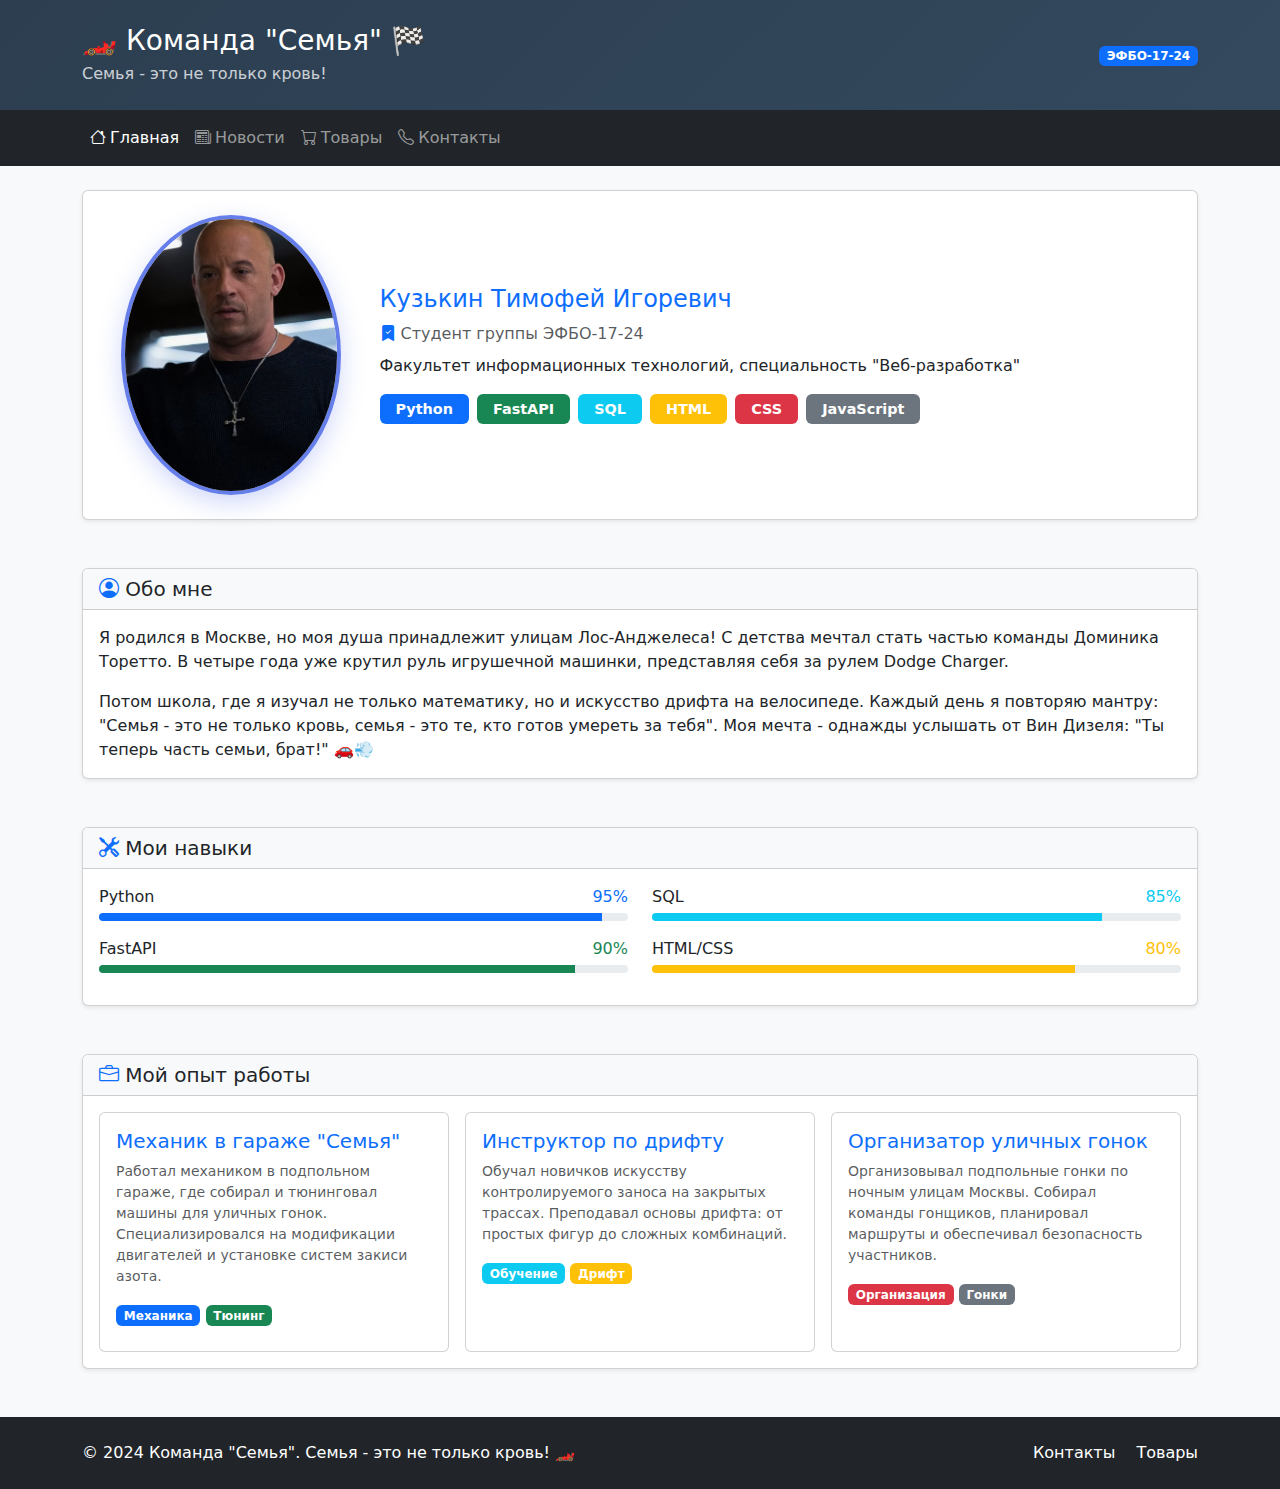
<file: index.html>
<!DOCTYPE html>
<html lang="ru">
<head>
    <meta charset="UTF-8">
    <meta name="viewport" content="width=device-width, initial-scale=1.0">
    <title>Главная - Команда "Семья"</title>
    <link href="https://cdn.jsdelivr.net/npm/bootstrap@5.3.2/dist/css/bootstrap.min.css" rel="stylesheet">
    <link rel="stylesheet" href="https://cdn.jsdelivr.net/npm/bootstrap-icons@1.11.1/font/bootstrap-icons.css">
    <style>
        .bg-gradient-family {
            background: linear-gradient(135deg, #667eea 0%, #764ba2 100%);
        }
        .bg-gradient-dark-family {
            background: linear-gradient(135deg, #2c3e50 0%, #34495e 100%);
        }
        .skill-badge {
            font-size: 0.9rem;
            padding: 0.5rem 1rem;
        }
        .experience-card {
            transition: transform 0.3s ease;
        }
        .experience-card:hover {
            transform: translateY(-5px);
        }
        .profile-photo {
            border: 4px solid #667eea;
            box-shadow: 0 8px 25px rgba(102, 126, 234, 0.3);
        }
    </style>
</head>
<body class="bg-light">
    <div class="container-fluid p-0">
        <!-- Header -->
        <header class="bg-gradient-dark-family text-white py-4">
            <div class="container">
                <div class="row align-items-center">
                    <div class="col">
                        <h1 class="h3 mb-1">🏎️ Команда "Семья" 🏁</h1>
                        <p class="mb-0 opacity-75">Семья - это не только кровь!</p>
                    </div>
                    <div class="col-auto">
                        <span class="badge bg-primary">ЭФБО-17-24</span>
                    </div>
                </div>
            </div>
        </header>

        <!-- Navigation -->
        <nav class="navbar navbar-expand-lg navbar-dark bg-dark">
            <div class="container">
                <button class="navbar-toggler" type="button" data-bs-toggle="collapse" data-bs-target="#navbarNav">
                    <span class="navbar-toggler-icon"></span>
                </button>
                <div class="collapse navbar-collapse" id="navbarNav">
                    <ul class="navbar-nav">
                        <li class="nav-item">
                            <a class="nav-link active" href="index.html">
                                <i class="bi bi-house me-1"></i>Главная
                            </a>
                        </li>
                        <li class="nav-item">
                            <a class="nav-link" href="pages/news.html">
                                <i class="bi bi-newspaper me-1"></i>Новости
                            </a>
                        </li>
                        <li class="nav-item">
                            <a class="nav-link" href="pages/goods.html">
                                <i class="bi bi-cart me-1"></i>Товары
                            </a>
                        </li>
                        <li class="nav-item">
                            <a class="nav-link" href="pages/contacts.html">
                                <i class="bi bi-telephone me-1"></i>Контакты
                            </a>
                        </li>
                    </ul>
                </div>
            </div>
        </nav>

        <!-- Main Content -->
        <main class="container my-4">
            <!-- Profile Section -->
            <section class="mb-5">
                <div class="card shadow-sm">
                    <div class="card-body p-4">
                        <div class="row align-items-center">
                            <div class="col-md-3 text-center mb-3 mb-md-0">
                                <img src="images/photo.png" alt="Фото автора" class="img-fluid rounded-circle profile-photo" style="width: 220px; height: 280px; object-fit: cover;">
                            </div>
                            <div class="col-md-9">
                                <h2 class="card-title h4 text-primary">Кузькин Тимофей Игоревич</h2>
                                <p class="card-text text-muted mb-2">
                                    <i class="bi bi-bookmark-check-fill text-primary"></i>
                                    Студент группы ЭФБО-17-24
                                </p>
                                <p class="card-text">
                                    Факультет информационных технологий, специальность "Веб-разработка"
                                </p>
                                <div class="d-flex gap-2 flex-wrap">
                                    <span class="badge bg-primary skill-badge">Python</span>
                                    <span class="badge bg-success skill-badge">FastAPI</span>
                                    <span class="badge bg-info skill-badge">SQL</span>
                                    <span class="badge bg-warning skill-badge">HTML</span>
                                    <span class="badge bg-danger skill-badge">CSS</span>
                                    <span class="badge bg-secondary skill-badge">JavaScript</span>
                                </div>
                            </div>
                        </div>
                    </div>
                </div>
            </section>

            <!-- About Section -->
            <section class="mb-5">
                <div class="card shadow-sm">
                    <div class="card-header bg-light">
                        <h3 class="card-title h5 mb-0">
                            <i class="bi bi-person-circle text-primary"></i>
                            Обо мне
                        </h3>
                    </div>
                    <div class="card-body">
                        <p class="card-text">
                            Я родился в Москве, но моя душа принадлежит улицам Лос-Анджелеса! С детства мечтал стать частью команды Доминика Торетто. В четыре года уже крутил руль игрушечной машинки, представляя себя за рулем Dodge Charger.
                        </p>
                        <p class="card-text">
                            Потом школа, где я изучал не только математику, но и искусство дрифта на велосипеде. Каждый день я повторяю мантру: "Семья - это не только кровь, семья - это те, кто готов умереть за тебя". Моя мечта - однажды услышать от Вин Дизеля: "Ты теперь часть семьи, брат!" 🚗💨
                        </p>
                    </div>
                </div>
            </section>

            <!-- Skills Section -->
            <section class="mb-5">
                <div class="card shadow-sm">
                    <div class="card-header bg-light">
                        <h3 class="card-title h5 mb-0">
                            <i class="bi bi-tools text-primary"></i>
                            Мои навыки
                        </h3>
                    </div>
                    <div class="card-body">
                        <div class="row">
                            <div class="col-md-6">
                                <div class="mb-3">
                                    <div class="d-flex justify-content-between mb-1">
                                        <span>Python</span>
                                        <span class="text-primary">95%</span>
                                    </div>
                                    <div class="progress" style="height: 8px;">
                                        <div class="progress-bar bg-primary" style="width: 95%"></div>
                                    </div>
                                </div>
                                <div class="mb-3">
                                    <div class="d-flex justify-content-between mb-1">
                                        <span>FastAPI</span>
                                        <span class="text-success">90%</span>
                                    </div>
                                    <div class="progress" style="height: 8px;">
                                        <div class="progress-bar bg-success" style="width: 90%"></div>
                                    </div>
                                </div>
                            </div>
                            <div class="col-md-6">
                                <div class="mb-3">
                                    <div class="d-flex justify-content-between mb-1">
                                        <span>SQL</span>
                                        <span class="text-info">85%</span>
                                    </div>
                                    <div class="progress" style="height: 8px;">
                                        <div class="progress-bar bg-info" style="width: 85%"></div>
                                    </div>
                                </div>
                                <div class="mb-3">
                                    <div class="d-flex justify-content-between mb-1">
                                        <span>HTML/CSS</span>
                                        <span class="text-warning">80%</span>
                                    </div>
                                    <div class="progress" style="height: 8px;">
                                        <div class="progress-bar bg-warning" style="width: 80%"></div>
                                    </div>
                                </div>
                            </div>
                        </div>
                    </div>
                </div>
            </section>

            <!-- Experience Section -->
            <section class="mb-5">
                <div class="card shadow-sm">
                    <div class="card-header bg-light">
                        <h3 class="card-title h5 mb-0">
                            <i class="bi bi-briefcase text-primary"></i>
                            Мой опыт работы
                        </h3>
                    </div>
                    <div class="card-body">
                        <div class="row g-3">
                            <div class="col-md-4">
                                <div class="card h-100 experience-card">
                                    <div class="card-body">
                                        <h5 class="card-title text-primary">Механик в гараже "Семья"</h5>
                                        <p class="card-text small text-muted">
                                            Работал механиком в подпольном гараже, где собирал и тюнинговал машины для уличных гонок. Специализировался на модификации двигателей и установке систем закиси азота.
                                        </p>
                                        <div class="mb-2">
                                            <span class="badge bg-primary">Механика</span>
                                            <span class="badge bg-success">Тюнинг</span>
                                        </div>
                                    </div>
                                </div>
                            </div>
                            <div class="col-md-4">
                                <div class="card h-100 experience-card">
                                    <div class="card-body">
                                        <h5 class="card-title text-primary">Инструктор по дрифту</h5>
                                        <p class="card-text small text-muted">
                                            Обучал новичков искусству контролируемого заноса на закрытых трассах. Преподавал основы дрифта: от простых фигур до сложных комбинаций.
                                        </p>
                                        <div class="mb-2">
                                            <span class="badge bg-info">Обучение</span>
                                            <span class="badge bg-warning">Дрифт</span>
                                        </div>
                                    </div>
                                </div>
                            </div>
                            <div class="col-md-4">
                                <div class="card h-100 experience-card">
                                    <div class="card-body">
                                        <h5 class="card-title text-primary">Организатор уличных гонок</h5>
                                        <p class="card-text small text-muted">
                                            Организовывал подпольные гонки по ночным улицам Москвы. Собирал команды гонщиков, планировал маршруты и обеспечивал безопасность участников.
                                        </p>
                                        <div class="mb-2">
                                            <span class="badge bg-danger">Организация</span>
                                            <span class="badge bg-secondary">Гонки</span>
                                        </div>
                                    </div>
                                </div>
                            </div>
                        </div>
                    </div>
                </div>
            </section>
        </main>

        <!-- Footer -->
        <footer class="bg-dark text-white py-4 mt-5">
            <div class="container">
                <div class="row align-items-center">
                    <div class="col-md-6">
                        <p class="mb-0">&copy; 2024 Команда "Семья". Семья - это не только кровь! 🏎️</p>
                    </div>
                    <div class="col-md-6 text-md-end">
                        <a href="pages/contacts.html" class="text-white text-decoration-none me-3">Контакты</a>
                        <a href="pages/goods.html" class="text-white text-decoration-none">Товары</a>
                    </div>
                </div>
            </div>
        </footer>
    </div>

    <script src="https://cdn.jsdelivr.net/npm/bootstrap@5.3.2/dist/js/bootstrap.bundle.min.js"></script>
</body>
</html>
</file>
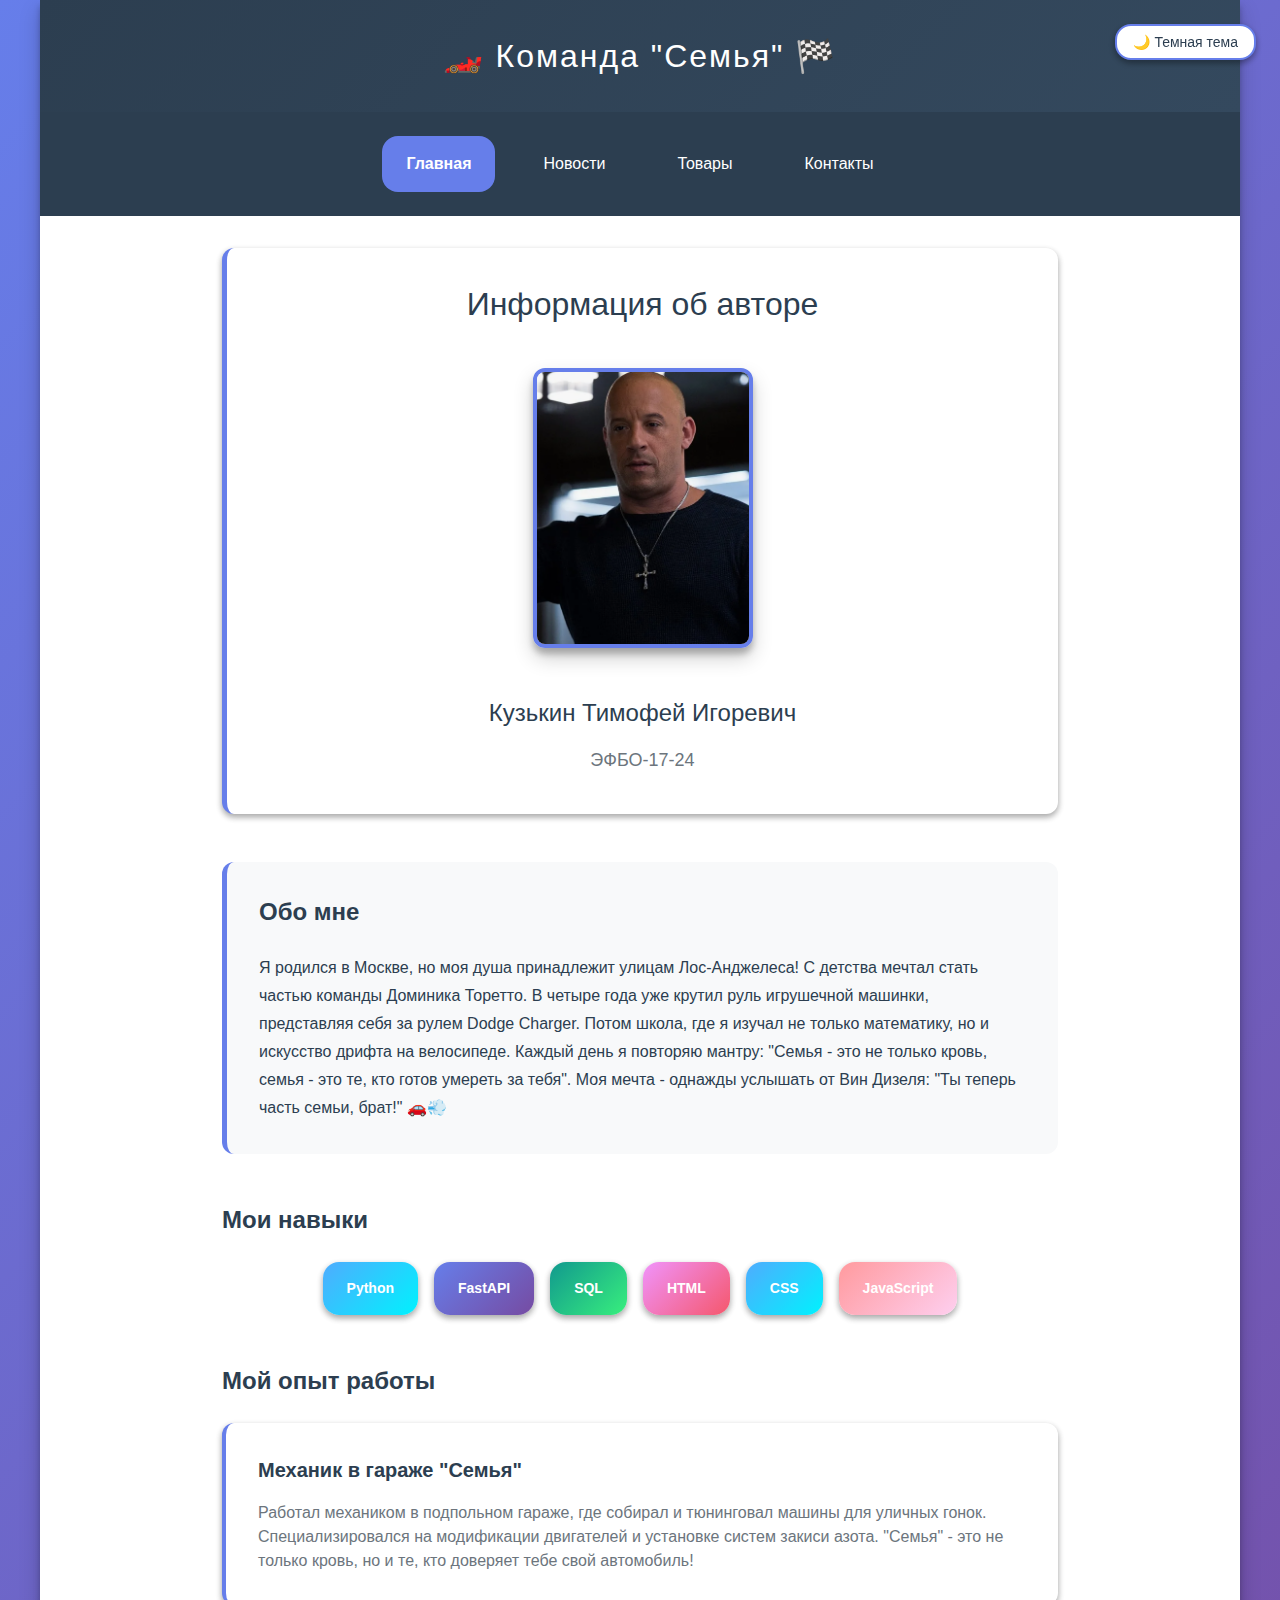
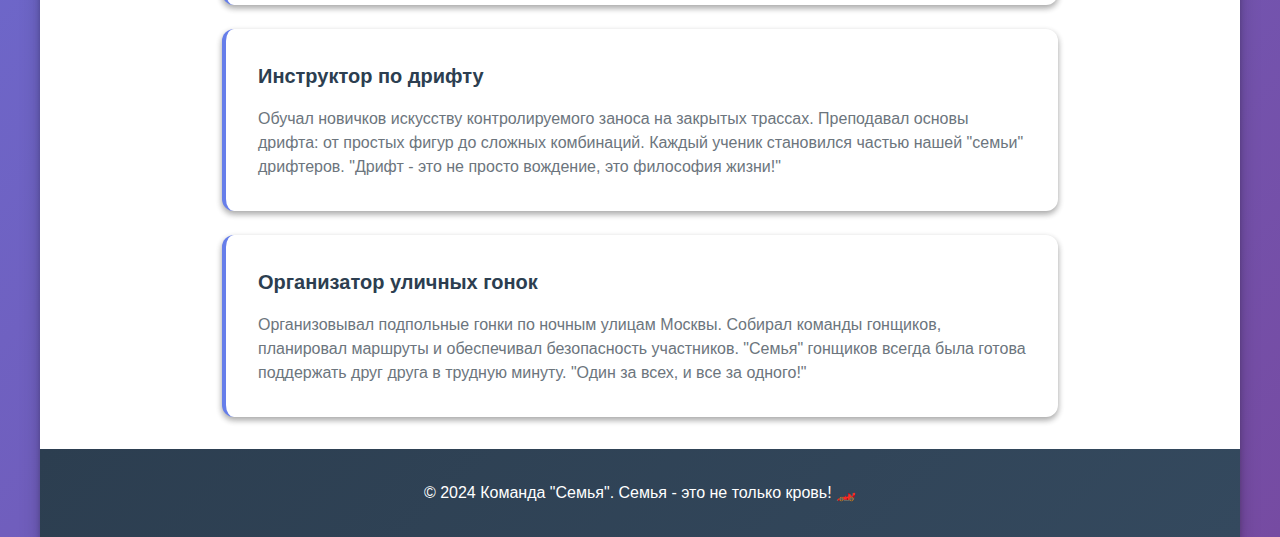
<file: index_v1.html>
<!DOCTYPE html>
<html lang="ru">
<head>
    <meta charset="UTF-8">
    <meta name="viewport" content="width=device-width, initial-scale=1.0">
    <title>Главная - Семестровая работа</title>
    <link rel="stylesheet" href="style/styles.css">
</head>
<body>
    <!-- Основной контейнер -->
    <div class="page">
        <!-- Переключатель темы -->
        <div class="theme-switcher">
            <button class="theme-switcher__button" onclick="toggleTheme()">
                <span id="theme-icon">🌙</span> <span id="theme-text">Темная тема</span>
            </button>
        </div>

        <!-- Шапка -->
        <header class="header">
            <h1 class="header__title">🏎️ Команда "Семья" 🏁</h1>
        </header>

        <!-- Навигация -->
        <nav class="nav">
            <ul class="nav__list">
                <li class="nav__item nav__item--active">
                    <a class="nav__link nav__link--active" href="index.html">Главная</a>
                </li>
                <li class="nav__item">
                    <a class="nav__link" href="pages/news.html">Новости</a>
                </li>
                <li class="nav__item">
                    <a class="nav__link" href="pages/goods.html">Товары</a>
                </li>
                <li class="nav__item">
                    <a class="nav__link" href="pages/contacts.html">Контакты</a>
                </li>
            </ul>
        </nav>

        <!-- Основной контент -->
        <main class="main">
            <!-- Профиль -->
            <section class="profile">
                <div class="profile__card">
                    <h1 class="profile__title">Информация об авторе</h1>
                    <img class="profile__photo" src="images/photo.png" alt="Фото автора">
                    <h2 class="profile__name">Кузькин Тимофей Игоревич</h2>
                    <p class="profile__group">ЭФБО-17-24</p>
                </div>
            </section>

            <!-- Обо мне -->
            <section class="about">
                <h2 class="about__title">Обо мне</h2>
                <div class="about__content">
                    <p class="about__text">
                        Я родился в Москве, но моя душа принадлежит улицам Лос-Анджелеса! С детства мечтал стать частью команды Доминика Торетто. В четыре года уже крутил руль игрушечной машинки, представляя себя за рулем Dodge Charger. Потом школа, где я изучал не только математику, но и искусство дрифта на велосипеде. Каждый день я повторяю мантру: "Семья - это не только кровь, семья - это те, кто готов умереть за тебя". Моя мечта - однажды услышать от Вин Дизеля: "Ты теперь часть семьи, брат!" 🚗💨
                    </p>
                </div>
            </section>

            <!-- Навыки -->
            <section class="skills">
                <h2 class="skills__title">Мои навыки</h2>
                <div class="skills__list">
                    <div class="skill skill--primary">
                        <span class="skill__name">Python</span>
                    </div>
                    <div class="skill skill--secondary">
                        <span class="skill__name">FastAPI</span>
                    </div>
                    <div class="skill skill--success">
                        <span class="skill__name">SQL</span>
                    </div>
                    <div class="skill skill--warning">
                        <span class="skill__name">HTML</span>
                    </div>
                    <div class="skill skill--info">
                        <span class="skill__name">CSS</span>
                    </div>
                    <div class="skill skill--danger">
                        <span class="skill__name">JavaScript</span>
                    </div>
                </div>
            </section>

            <!-- Опыт работы -->
            <section class="experience">
                <h2 class="experience__title">Мой опыт работы</h2>
                <div class="experience__list">
                    <article class="experience-card">
                        <h3 class="experience-card__title">Механик в гараже "Семья"</h3>
                        <p class="experience-card__description">
                            Работал механиком в подпольном гараже, где собирал и тюнинговал машины для уличных гонок. Специализировался на модификации двигателей и установке систем закиси азота. "Семья" - это не только кровь, но и те, кто доверяет тебе свой автомобиль!
                        </p>
                    </article>
                    <article class="experience-card">
                        <h3 class="experience-card__title">Инструктор по дрифту</h3>
                        <p class="experience-card__description">
                            Обучал новичков искусству контролируемого заноса на закрытых трассах. Преподавал основы дрифта: от простых фигур до сложных комбинаций. Каждый ученик становился частью нашей "семьи" дрифтеров. "Дрифт - это не просто вождение, это философия жизни!"
                        </p>
                    </article>
                    <article class="experience-card">
                        <h3 class="experience-card__title">Организатор уличных гонок</h3>
                        <p class="experience-card__description">
                            Организовывал подпольные гонки по ночным улицам Москвы. Собирал команды гонщиков, планировал маршруты и обеспечивал безопасность участников. "Семья" гонщиков всегда была готова поддержать друг друга в трудную минуту. "Один за всех, и все за одного!"
                        </p>
                    </article>
                </div>
            </section>
        </main>

        <!-- Подвал -->
        <footer class="footer">
            <p class="footer__text">© 2024 Команда "Семья". Семья - это не только кровь! 🏎️</p>
        </footer>
    </div>

    <script>
        // Переключение темы
        function toggleTheme() {
            const html = document.documentElement;
            const currentTheme = html.getAttribute('data-theme');
            const newTheme = currentTheme === 'dark' ? 'light' : 'dark';
            
            html.setAttribute('data-theme', newTheme);
            localStorage.setItem('theme', newTheme);
            
            // Обновляем иконку и текст
            const themeIcon = document.getElementById('theme-icon');
            const themeText = document.getElementById('theme-text');
            
            if (newTheme === 'dark') {
                themeIcon.textContent = '☀️';
                themeText.textContent = 'Светлая тема';
            } else {
                themeIcon.textContent = '🌙';
                themeText.textContent = 'Темная тема';
            }
        }

        // Загружаем сохраненную тему при загрузке страницы
        document.addEventListener('DOMContentLoaded', function() {
            const savedTheme = localStorage.getItem('theme') || 'light';
            document.documentElement.setAttribute('data-theme', savedTheme);
            
            const themeIcon = document.getElementById('theme-icon');
            const themeText = document.getElementById('theme-text');
            
            if (savedTheme === 'dark') {
                themeIcon.textContent = '☀️';
                themeText.textContent = 'Светлая тема';
            } else {
                themeIcon.textContent = '🌙';
                themeText.textContent = 'Темная тема';
            }
        });
    </script>
</body>
</html>
</file>
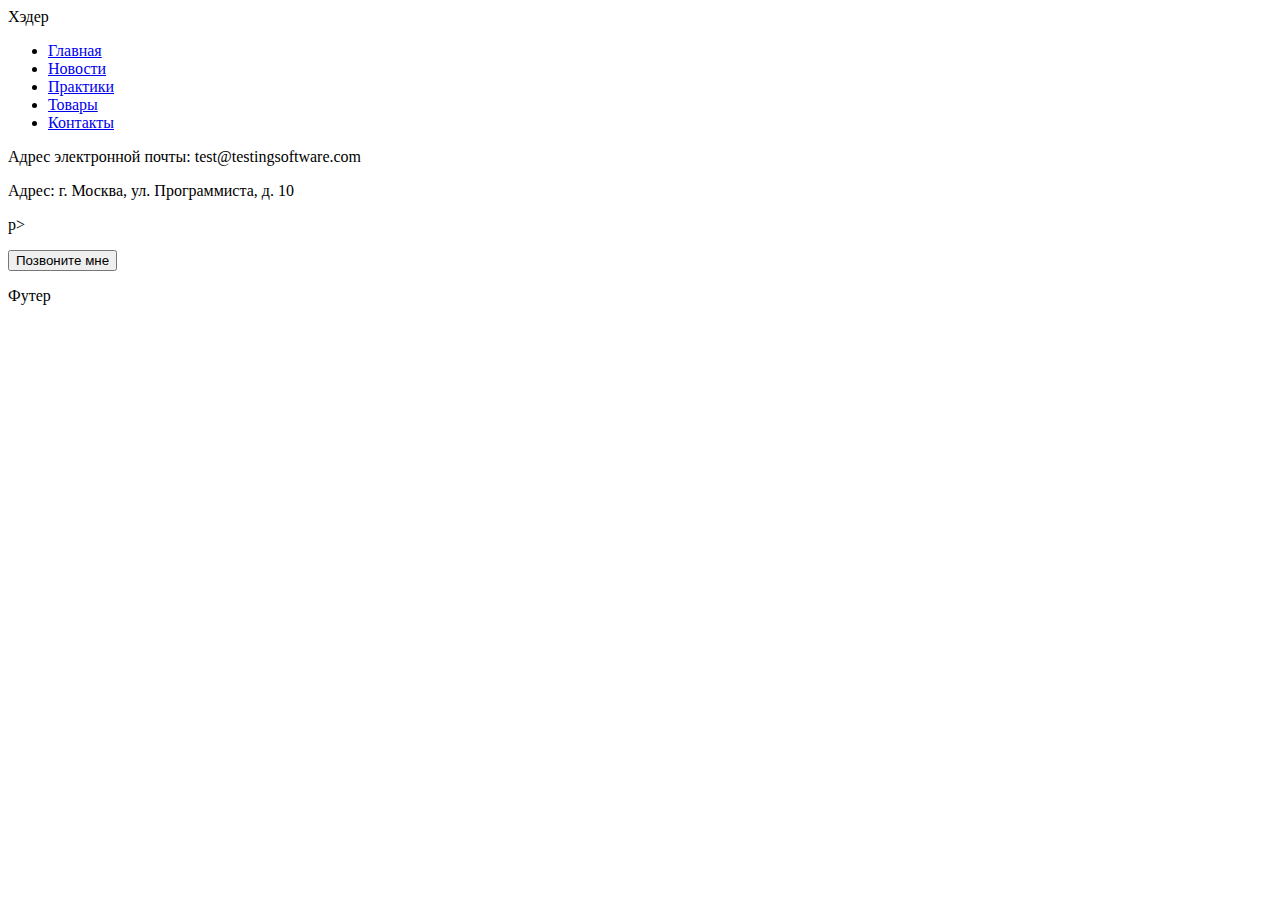
<file: pages/contacts.html>
<!DOCTYPE html>
<html lang="ru">
 <head>
 <meta charset="UTF-8">
 <meta name="viewport" content="width=device-width, initial-scale=1.0">
 <title>Контакты</title>
 </head>
 <body>
 <div id="header">Хэдер</div>
 <div id="menu">
 <ul>
 <li><a href="../index.html">Главная</a></li>
 <li><a href="news.html">Новости</a></li>
 <li><a href="practices.html">Практики</a></li>
 <li><a href="goods.html">Товары</a></li>
 <li><a href="contacts.html">Контакты</a></li>
 </ul>
 </div>
 <div id="content">
 <p>Адрес электронной почты: test@testingsoftware.com
 <p>Адрес: г. Москва, ул. Программиста, д. 10</p>p>
 <p><button type="button">Позвоните мне</button></p>
 </div>
 <div id="footer">Футер</div>
 </body>
 </html>
</file>
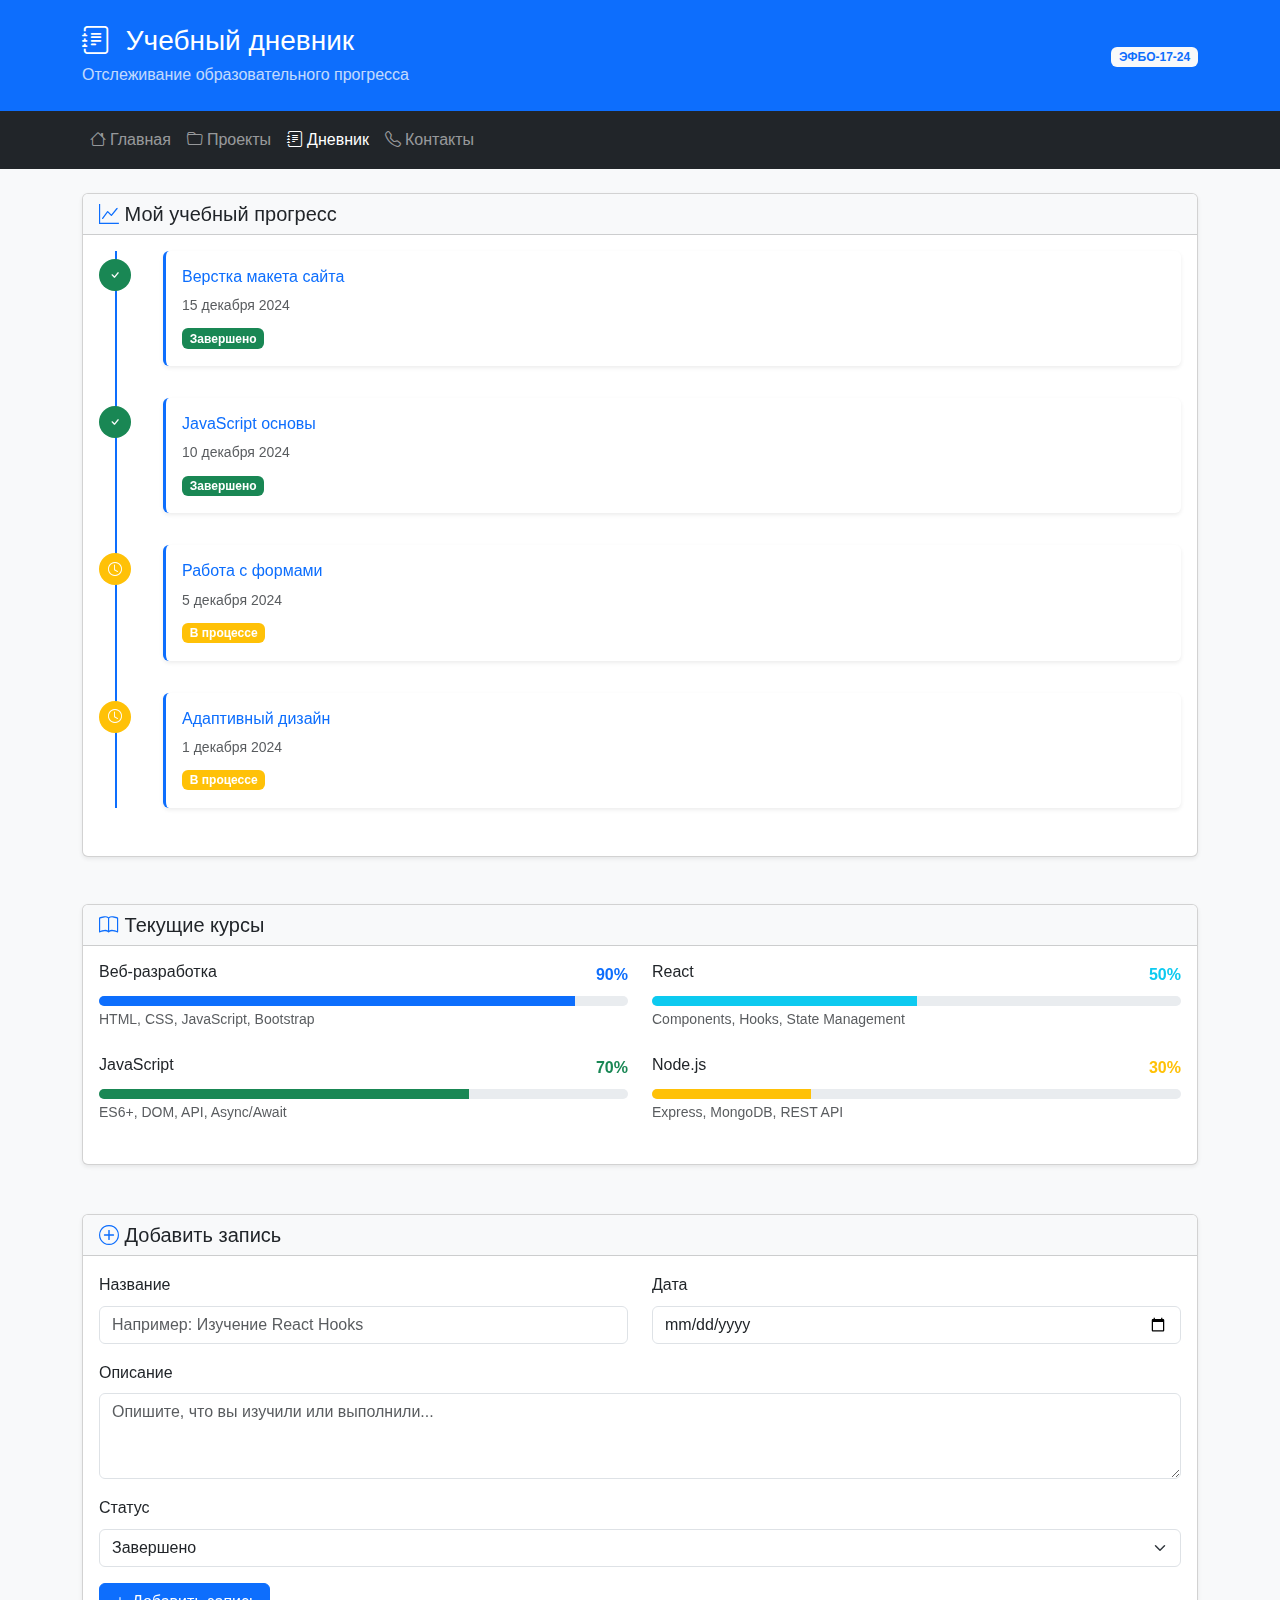
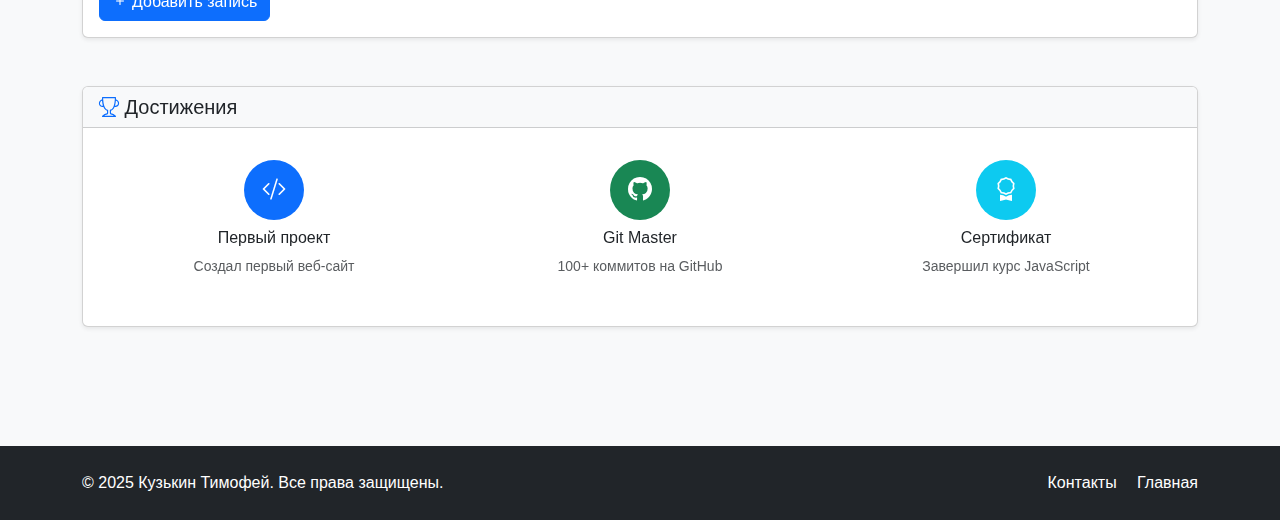
<file: pages/diary.html>
<!DOCTYPE html>
<html lang="ru">
<head>
    <meta charset="UTF-8">
    <meta name="viewport" content="width=device-width, initial-scale=1.0">
    <title>Учебный дневник - Кузькин Тимофей</title>
    <link href="https://cdn.jsdelivr.net/npm/bootstrap@5.3.2/dist/css/bootstrap.min.css" rel="stylesheet">
    <link rel="stylesheet" href="https://cdn.jsdelivr.net/npm/bootstrap-icons@1.11.1/font/bootstrap-icons.css">
    <link rel="stylesheet" href="../styles/styles.css">
</head>
<body>
    <div class="container-fluid p-0">
        <!-- Header -->
        <header class="bg-primary text-white py-4">
            <div class="container">
                <div class="row align-items-center">
                    <div class="col">
                        <h1 class="h3 mb-1">
                            <i class="bi bi-journal-text me-2"></i>
                            Учебный дневник
                        </h1>
                        <p class="mb-0 opacity-75">Отслеживание образовательного прогресса</p>
                    </div>
                    <div class="col-auto">
                        <span class="badge bg-light text-primary">ЭФБО-17-24</span>
                    </div>
                </div>
            </div>
        </header>

        <!-- Navigation -->
        <nav class="navbar navbar-expand-lg navbar-dark bg-dark">
            <div class="container">
                <button class="navbar-toggler" type="button" data-bs-toggle="collapse" data-bs-target="#navbarNav">
                    <span class="navbar-toggler-icon"></span>
                </button>
                <div class="collapse navbar-collapse" id="navbarNav">
                    <ul class="navbar-nav">
                        <li class="nav-item">
                            <a class="nav-link" href="../index.html">
                                <i class="bi bi-house me-1"></i>Главная
                            </a>
                        </li>
                        <li class="nav-item">
                            <a class="nav-link" href="projects.html">
                                <i class="bi bi-folder me-1"></i>Проекты
                            </a>
                        </li>
                        <li class="nav-item">
                            <a class="nav-link active" href="diary.html">
                                <i class="bi bi-journal-text me-1"></i>Дневник
                            </a>
                        </li>
                        <li class="nav-item">
                            <a class="nav-link" href="contacts.html">
                                <i class="bi bi-telephone me-1"></i>Контакты
                            </a>
                        </li>
                    </ul>
                </div>
            </div>
        </nav>

        <!-- Main Content -->
        <main class="container my-4">
            <!-- Progress Section -->
            <section class="mb-5">
                <div class="card shadow-sm">
                    <div class="card-header bg-light">
                        <h3 class="card-title h5 mb-0">
                            <i class="bi bi-graph-up text-primary"></i>
                            Мой учебный прогресс
                        </h3>
                    </div>
                    <div class="card-body">
                        <div class="timeline">
                            <div class="timeline-item">
                                <div class="timeline-marker bg-success">
                                    <i class="bi bi-check"></i>
                                </div>
                                <div class="timeline-content">
                                    <h6 class="timeline-title">Верстка макета сайта</h6>
                                    <p class="timeline-text text-muted">15 декабря 2024</p>
                                    <span class="badge bg-success">Завершено</span>
                                </div>
                            </div>
                            <div class="timeline-item">
                                <div class="timeline-marker bg-success">
                                    <i class="bi bi-check"></i>
                                </div>
                                <div class="timeline-content">
                                    <h6 class="timeline-title">JavaScript основы</h6>
                                    <p class="timeline-text text-muted">10 декабря 2024</p>
                                    <span class="badge bg-success">Завершено</span>
                                </div>
                            </div>
                            <div class="timeline-item">
                                <div class="timeline-marker bg-warning">
                                    <i class="bi bi-clock"></i>
                                </div>
                                <div class="timeline-content">
                                    <h6 class="timeline-title">Работа с формами</h6>
                                    <p class="timeline-text text-muted">5 декабря 2024</p>
                                    <span class="badge bg-warning">В процессе</span>
                                </div>
                            </div>
                            <div class="timeline-item">
                                <div class="timeline-marker bg-warning">
                                    <i class="bi bi-clock"></i>
                                </div>
                                <div class="timeline-content">
                                    <h6 class="timeline-title">Адаптивный дизайн</h6>
                                    <p class="timeline-text text-muted">1 декабря 2024</p>
                                    <span class="badge bg-warning">В процессе</span>
                                </div>
                            </div>
                        </div>
                    </div>
                </div>
            </section>

            <!-- Current Courses Section -->
            <section class="mb-5">
                <div class="card shadow-sm">
                    <div class="card-header bg-light">
                        <h3 class="card-title h5 mb-0">
                            <i class="bi bi-book text-primary"></i>
                            Текущие курсы
                        </h3>
                    </div>
                    <div class="card-body">
                        <div class="row">
                            <div class="col-md-6">
                                <div class="mb-4">
                                    <div class="d-flex justify-content-between mb-2">
                                        <h6 class="mb-0">Веб-разработка</h6>
                                        <span class="text-primary fw-bold">90%</span>
                                    </div>
                                    <div class="progress" style="height: 10px;">
                                        <div class="progress-bar bg-primary" style="width: 90%"></div>
                                    </div>
                                    <small class="text-muted">HTML, CSS, JavaScript, Bootstrap</small>
                                </div>
                                <div class="mb-4">
                                    <div class="d-flex justify-content-between mb-2">
                                        <h6 class="mb-0">JavaScript</h6>
                                        <span class="text-success fw-bold">70%</span>
                                    </div>
                                    <div class="progress" style="height: 10px;">
                                        <div class="progress-bar bg-success" style="width: 70%"></div>
                                    </div>
                                    <small class="text-muted">ES6+, DOM, API, Async/Await</small>
                                </div>
                            </div>
                            <div class="col-md-6">
                                <div class="mb-4">
                                    <div class="d-flex justify-content-between mb-2">
                                        <h6 class="mb-0">React</h6>
                                        <span class="text-info fw-bold">50%</span>
                                    </div>
                                    <div class="progress" style="height: 10px;">
                                        <div class="progress-bar bg-info" style="width: 50%"></div>
                                    </div>
                                    <small class="text-muted">Components, Hooks, State Management</small>
                                </div>
                                <div class="mb-4">
                                    <div class="d-flex justify-content-between mb-2">
                                        <h6 class="mb-0">Node.js</h6>
                                        <span class="text-warning fw-bold">30%</span>
                                    </div>
                                    <div class="progress" style="height: 10px;">
                                        <div class="progress-bar bg-warning" style="width: 30%"></div>
                                    </div>
                                    <small class="text-muted">Express, MongoDB, REST API</small>
                                </div>
                            </div>
                        </div>
                    </div>
                </div>
            </section>

            <!-- Add Entry Section -->
            <section class="mb-5">
                <div class="card shadow-sm">
                    <div class="card-header bg-light">
                        <h3 class="card-title h5 mb-0">
                            <i class="bi bi-plus-circle text-primary"></i>
                            Добавить запись
                        </h3>
                    </div>
                    <div class="card-body">
                        <form id="diaryForm">
                            <div class="row">
                                <div class="col-md-6">
                                    <div class="mb-3">
                                        <label for="entryTitle" class="form-label">Название</label>
                                        <input type="text" class="form-control" id="entryTitle" placeholder="Например: Изучение React Hooks">
                                    </div>
                                </div>
                                <div class="col-md-6">
                                    <div class="mb-3">
                                        <label for="entryDate" class="form-label">Дата</label>
                                        <input type="date" class="form-control" id="entryDate">
                                    </div>
                                </div>
                            </div>
                            <div class="mb-3">
                                <label for="entryDescription" class="form-label">Описание</label>
                                <textarea class="form-control" id="entryDescription" rows="3" placeholder="Опишите, что вы изучили или выполнили..."></textarea>
                            </div>
                            <div class="mb-3">
                                <label for="entryStatus" class="form-label">Статус</label>
                                <select class="form-select" id="entryStatus">
                                    <option value="completed">Завершено</option>
                                    <option value="in-progress">В процессе</option>
                                    <option value="planned">Запланировано</option>
                                </select>
                            </div>
                            <button type="submit" class="btn btn-primary">
                                <i class="bi bi-plus me-1"></i>Добавить запись
                            </button>
                        </form>
                    </div>
                </div>
            </section>

            <!-- Achievements Section -->
            <section class="mb-5">
                <div class="card shadow-sm">
                    <div class="card-header bg-light">
                        <h3 class="card-title h5 mb-0">
                            <i class="bi bi-trophy text-primary"></i>
                            Достижения
                        </h3>
                    </div>
                    <div class="card-body">
                        <div class="row g-3">
                            <div class="col-md-4">
                                <div class="achievement-item text-center">
                                    <div class="achievement-icon bg-primary text-white rounded-circle mx-auto mb-2 d-flex align-items-center justify-content-center" style="width: 60px; height: 60px;">
                                        <i class="bi bi-code-slash fs-4"></i>
                                    </div>
                                    <h6>Первый проект</h6>
                                    <p class="text-muted small">Создал первый веб-сайт</p>
                                </div>
                            </div>
                            <div class="col-md-4">
                                <div class="achievement-item text-center">
                                    <div class="achievement-icon bg-success text-white rounded-circle mx-auto mb-2 d-flex align-items-center justify-content-center" style="width: 60px; height: 60px;">
                                        <i class="bi bi-github fs-4"></i>
                                    </div>
                                    <h6>Git Master</h6>
                                    <p class="text-muted small">100+ коммитов на GitHub</p>
                                </div>
                            </div>
                            <div class="col-md-4">
                                <div class="achievement-item text-center">
                                    <div class="achievement-icon bg-info text-white rounded-circle mx-auto mb-2 d-flex align-items-center justify-content-center" style="width: 60px; height: 60px;">
                                        <i class="bi bi-award fs-4"></i>
                                    </div>
                                    <h6>Сертификат</h6>
                                    <p class="text-muted small">Завершил курс JavaScript</p>
                                </div>
                            </div>
                        </div>
                    </div>
                </div>
            </section>
        </main>

        <!-- Footer -->
        <footer class="bg-dark text-white py-4 mt-5">
            <div class="container">
                <div class="row align-items-center">
                    <div class="col-md-6">
                        <p class="mb-0">&copy; 2025 Кузькин Тимофей. Все права защищены.</p>
                    </div>
                    <div class="col-md-6 text-md-end">
                        <a href="contacts.html" class="text-white text-decoration-none me-3">Контакты</a>
                        <a href="../index.html" class="text-white text-decoration-none">Главная</a>
                    </div>
                </div>
            </div>
        </footer>
    </div>

    <script src="https://cdn.jsdelivr.net/npm/bootstrap@5.3.2/dist/js/bootstrap.bundle.min.js"></script>
    <script src="../scripts/main.js"></script>
</body>
</html>
</file>
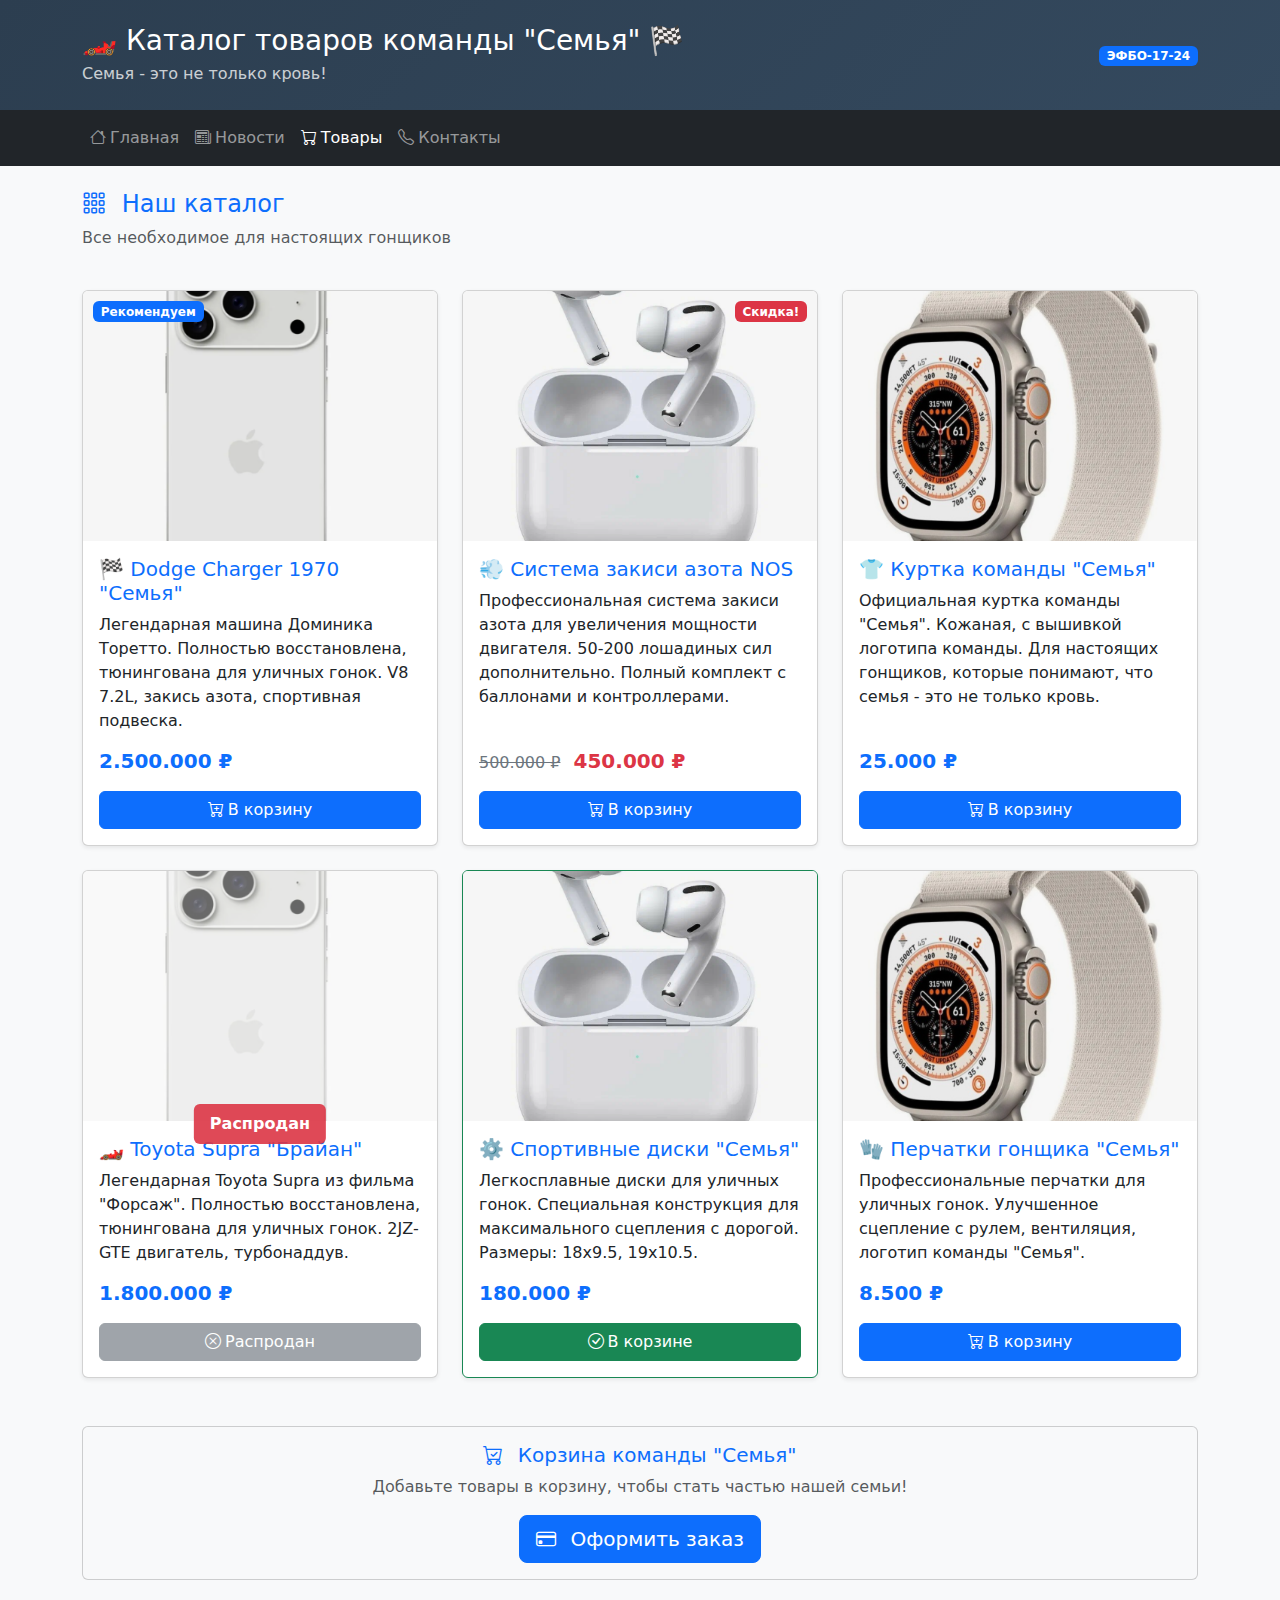
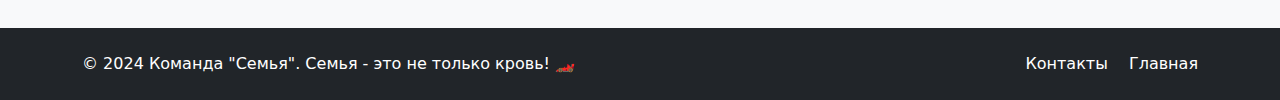
<file: pages/goods.html>
<!DOCTYPE html>
<html lang="ru">
<head>
    <meta charset="UTF-8">
    <meta name="viewport" content="width=device-width, initial-scale=1.0">
    <title>Товары - Команда "Семья"</title>
    <link href="https://cdn.jsdelivr.net/npm/bootstrap@5.3.2/dist/css/bootstrap.min.css" rel="stylesheet">
    <link rel="stylesheet" href="https://cdn.jsdelivr.net/npm/bootstrap-icons@1.11.1/font/bootstrap-icons.css">
    <style>
        .bg-gradient-family {
            background: linear-gradient(135deg, #667eea 0%, #764ba2 100%);
        }
        .bg-gradient-dark-family {
            background: linear-gradient(135deg, #2c3e50 0%, #34495e 100%);
        }
        .product-card {
            transition: transform 0.3s ease, box-shadow 0.3s ease;
        }
        .product-card:hover {
            transform: translateY(-8px);
            box-shadow: 0 15px 40px rgba(0,0,0,0.15) !important;
        }
        .discount-badge {
            position: absolute;
            top: 10px;
            right: 10px;
            z-index: 2;
        }
        .featured-badge {
            position: absolute;
            top: 10px;
            left: 10px;
            z-index: 2;
        }
        .product-image {
            height: 250px;
            object-fit: cover;
            transition: transform 0.3s ease;
        }
        .product-card:hover .product-image {
            transform: scale(1.05);
        }
        .price-original {
            text-decoration: line-through;
            color: #6c757d;
        }
        .price-discount {
            color: #dc3545;
            font-weight: bold;
        }
        .sold-out-overlay {
            position: absolute;
            top: 50%;
            left: 50%;
            transform: translate(-50%, -50%);
            background: rgba(220, 53, 69, 0.9);
            color: white;
            padding: 0.5rem 1rem;
            border-radius: 0.375rem;
            font-weight: bold;
            z-index: 3;
        }
    </style>
</head>
<body class="bg-light">
    <div class="container-fluid p-0">
        <!-- Header -->
        <header class="bg-gradient-dark-family text-white py-4">
            <div class="container">
                <div class="row align-items-center">
                    <div class="col">
                        <h1 class="h3 mb-1">🏎️ Каталог товаров команды "Семья" 🏁</h1>
                        <p class="mb-0 opacity-75">Семья - это не только кровь!</p>
                    </div>
                    <div class="col-auto">
                        <span class="badge bg-primary">ЭФБО-17-24</span>
                    </div>
                </div>
            </div>
        </header>

        <!-- Navigation -->
        <nav class="navbar navbar-expand-lg navbar-dark bg-dark">
            <div class="container">
                <button class="navbar-toggler" type="button" data-bs-toggle="collapse" data-bs-target="#navbarNav">
                    <span class="navbar-toggler-icon"></span>
                </button>
                <div class="collapse navbar-collapse" id="navbarNav">
                    <ul class="navbar-nav">
                        <li class="nav-item">
                            <a class="nav-link" href="../index.html">
                                <i class="bi bi-house me-1"></i>Главная
                            </a>
                        </li>
                        <li class="nav-item">
                            <a class="nav-link" href="news.html">
                                <i class="bi bi-newspaper me-1"></i>Новости
                            </a>
                        </li>
                        <li class="nav-item">
                            <a class="nav-link active" href="goods.html">
                                <i class="bi bi-cart me-1"></i>Товары
                            </a>
                        </li>
                        <li class="nav-item">
                            <a class="nav-link" href="contacts.html">
                                <i class="bi bi-telephone me-1"></i>Контакты
                            </a>
                        </li>
                    </ul>
                </div>
            </div>
        </nav>

        <!-- Main Content -->
        <main class="container my-4">
            <!-- Page Header -->
            <div class="row mb-4">
                <div class="col">
                    <h2 class="h4 text-primary">
                        <i class="bi bi-grid-3x3-gap me-2"></i>
                        Наш каталог
                    </h2>
                    <p class="text-muted">Все необходимое для настоящих гонщиков</p>
                </div>
            </div>

            <!-- Products Grid -->
            <div class="row g-4">
                <!-- Product 1 - Featured -->
                <div class="col-lg-4 col-md-6">
                    <div class="card h-100 product-card shadow-sm position-relative">
                        <span class="featured-badge badge bg-primary">Рекомендуем</span>
                        <img src="../images/goods1.jpg" class="card-img-top product-image" alt="Dodge Charger 1970">
                        <div class="card-body d-flex flex-column">
                            <h5 class="card-title text-primary">🏁 Dodge Charger 1970 "Семья"</h5>
                            <p class="card-text flex-grow-1">
                                Легендарная машина Доминика Торетто. Полностью восстановлена, тюнингована для уличных гонок. V8 7.2L, закись азота, спортивная подвеска.
                            </p>
                            <div class="mb-3">
                                <span class="h5 text-primary fw-bold">2.500.000 ₽</span>
                            </div>
                            <button class="btn btn-primary" onclick="addToCart(this)">
                                <i class="bi bi-cart-plus me-1"></i>В корзину
                            </button>
                        </div>
                    </div>
                </div>

                <!-- Product 2 - Discount -->
                <div class="col-lg-4 col-md-6">
                    <div class="card h-100 product-card shadow-sm position-relative">
                        <span class="discount-badge badge bg-danger">Скидка!</span>
                        <img src="../images/goods2.jpg" class="card-img-top product-image" alt="Система закиси азота">
                        <div class="card-body d-flex flex-column">
                            <h5 class="card-title text-primary">💨 Система закиси азота NOS</h5>
                            <p class="card-text flex-grow-1">
                                Профессиональная система закиси азота для увеличения мощности двигателя. 50-200 лошадиных сил дополнительно. Полный комплект с баллонами и контроллерами.
                            </p>
                            <div class="mb-3">
                                <span class="price-original me-2">500.000 ₽</span>
                                <span class="price-discount h5">450.000 ₽</span>
                            </div>
                            <button class="btn btn-primary" onclick="addToCart(this)">
                                <i class="bi bi-cart-plus me-1"></i>В корзину
                            </button>
                        </div>
                    </div>
                </div>

                <!-- Product 3 - Regular -->
                <div class="col-lg-4 col-md-6">
                    <div class="card h-100 product-card shadow-sm">
                        <img src="../images/goods3.jpg" class="card-img-top product-image" alt="Куртка команды Семья">
                        <div class="card-body d-flex flex-column">
                            <h5 class="card-title text-primary">👕 Куртка команды "Семья"</h5>
                            <p class="card-text flex-grow-1">
                                Официальная куртка команды "Семья". Кожаная, с вышивкой логотипа команды. Для настоящих гонщиков, которые понимают, что семья - это не только кровь.
                            </p>
                            <div class="mb-3">
                                <span class="h5 text-primary fw-bold">25.000 ₽</span>
                            </div>
                            <button class="btn btn-primary" onclick="addToCart(this)">
                                <i class="bi bi-cart-plus me-1"></i>В корзину
                            </button>
                        </div>
                    </div>
                </div>

                <!-- Product 4 - Sold Out -->
                <div class="col-lg-4 col-md-6">
                    <div class="card h-100 product-card shadow-sm position-relative">
                        <div class="sold-out-overlay">Распродан</div>
                        <img src="../images/goods1.jpg" class="card-img-top product-image" alt="Toyota Supra" style="opacity: 0.6;">
                        <div class="card-body d-flex flex-column">
                            <h5 class="card-title text-primary">🏎️ Toyota Supra "Брайан"</h5>
                            <p class="card-text flex-grow-1">
                                Легендарная Toyota Supra из фильма "Форсаж". Полностью восстановлена, тюнингована для уличных гонок. 2JZ-GTE двигатель, турбонаддув.
                            </p>
                            <div class="mb-3">
                                <span class="h5 text-primary fw-bold">1.800.000 ₽</span>
                            </div>
                            <button class="btn btn-secondary" disabled>
                                <i class="bi bi-x-circle me-1"></i>Распродан
                            </button>
                        </div>
                    </div>
                </div>

                <!-- Product 5 - Selected -->
                <div class="col-lg-4 col-md-6">
                    <div class="card h-100 product-card shadow-sm border-success">
                        <img src="../images/goods2.jpg" class="card-img-top product-image" alt="Спортивные диски">
                        <div class="card-body d-flex flex-column">
                            <h5 class="card-title text-primary">⚙️ Спортивные диски "Семья"</h5>
                            <p class="card-text flex-grow-1">
                                Легкосплавные диски для уличных гонок. Специальная конструкция для максимального сцепления с дорогой. Размеры: 18x9.5, 19x10.5.
                            </p>
                            <div class="mb-3">
                                <span class="h5 text-primary fw-bold">180.000 ₽</span>
                            </div>
                            <button class="btn btn-success" onclick="removeFromCart(this)">
                                <i class="bi bi-check-circle me-1"></i>В корзине
                            </button>
                        </div>
                    </div>
                </div>

                <!-- Product 6 - Regular -->
                <div class="col-lg-4 col-md-6">
                    <div class="card h-100 product-card shadow-sm">
                        <img src="../images/goods3.jpg" class="card-img-top product-image" alt="Перчатки гонщика">
                        <div class="card-body d-flex flex-column">
                            <h5 class="card-title text-primary">🧤 Перчатки гонщика "Семья"</h5>
                            <p class="card-text flex-grow-1">
                                Профессиональные перчатки для уличных гонок. Улучшенное сцепление с рулем, вентиляция, логотип команды "Семья".
                            </p>
                            <div class="mb-3">
                                <span class="h5 text-primary fw-bold">8.500 ₽</span>
                            </div>
                            <button class="btn btn-primary" onclick="addToCart(this)">
                                <i class="bi bi-cart-plus me-1"></i>В корзину
                            </button>
                        </div>
                    </div>
                </div>
            </div>

            <!-- Cart Summary -->
            <div class="row mt-5">
                <div class="col-12">
                    <div class="card bg-light">
                        <div class="card-body text-center">
                            <h5 class="card-title text-primary">
                                <i class="bi bi-cart-check me-2"></i>
                                Корзина команды "Семья"
                            </h5>
                            <p class="card-text text-muted">
                                Добавьте товары в корзину, чтобы стать частью нашей семьи!
                            </p>
                            <button class="btn btn-primary btn-lg" onclick="checkout()">
                                <i class="bi bi-credit-card me-2"></i>
                                Оформить заказ
                            </button>
                        </div>
                    </div>
                </div>
            </div>
        </main>

        <!-- Footer -->
        <footer class="bg-dark text-white py-4 mt-5">
            <div class="container">
                <div class="row align-items-center">
                    <div class="col-md-6">
                        <p class="mb-0">&copy; 2024 Команда "Семья". Семья - это не только кровь! 🏎️</p>
                    </div>
                    <div class="col-md-6 text-md-end">
                        <a href="contacts.html" class="text-white text-decoration-none me-3">Контакты</a>
                        <a href="../index.html" class="text-white text-decoration-none">Главная</a>
                    </div>
                </div>
            </div>
        </footer>
    </div>

    <script src="https://cdn.jsdelivr.net/npm/bootstrap@5.3.2/dist/js/bootstrap.bundle.min.js"></script>
    <script>
        // Функции для работы с корзиной
        function addToCart(button) {
            const card = button.closest('.card');
            const title = card.querySelector('.card-title').textContent;
            
            // Меняем состояние кнопки
            button.innerHTML = '<i class="bi bi-check-circle me-1"></i>В корзине';
            button.className = 'btn btn-success';
            button.onclick = function() { removeFromCart(this); };
            
            // Добавляем стиль выбранного товара
            card.classList.add('border-success');
            
            // Показываем уведомление
            showNotification('Товар добавлен в корзину! 🛒', 'success');
        }

        function removeFromCart(button) {
            const card = button.closest('.card');
            const title = card.querySelector('.card-title').textContent;
            
            // Меняем состояние кнопки
            button.innerHTML = '<i class="bi bi-cart-plus me-1"></i>В корзину';
            button.className = 'btn btn-primary';
            button.onclick = function() { addToCart(this); };
            
            // Убираем стиль выбранного товара
            card.classList.remove('border-success');
            
            // Показываем уведомление
            showNotification('Товар удален из корзины! ❌', 'danger');
        }

        function checkout() {
            showNotification('🏎️ Добро пожаловать в семью! 🏁\n\n"Семья - это не только кровь, семья - это те, кто готов умереть за тебя!"\n\nВаш заказ оформлен!', 'success');
        }

        function showNotification(message, type = 'info') {
            // Создаем уведомление
            const alertDiv = document.createElement('div');
            alertDiv.className = `alert alert-${type} alert-dismissible fade show position-fixed`;
            alertDiv.style.cssText = 'top: 20px; right: 20px; z-index: 9999; min-width: 300px;';
            alertDiv.innerHTML = `
                ${message}
                <button type="button" class="btn-close" data-bs-dismiss="alert"></button>
            `;
            
            document.body.appendChild(alertDiv);
            
            // Автоматически удаляем через 5 секунд
            setTimeout(() => {
                if (alertDiv.parentNode) {
                    alertDiv.remove();
                }
            }, 5000);
        }
    </script>
</body>
</html>
</file>
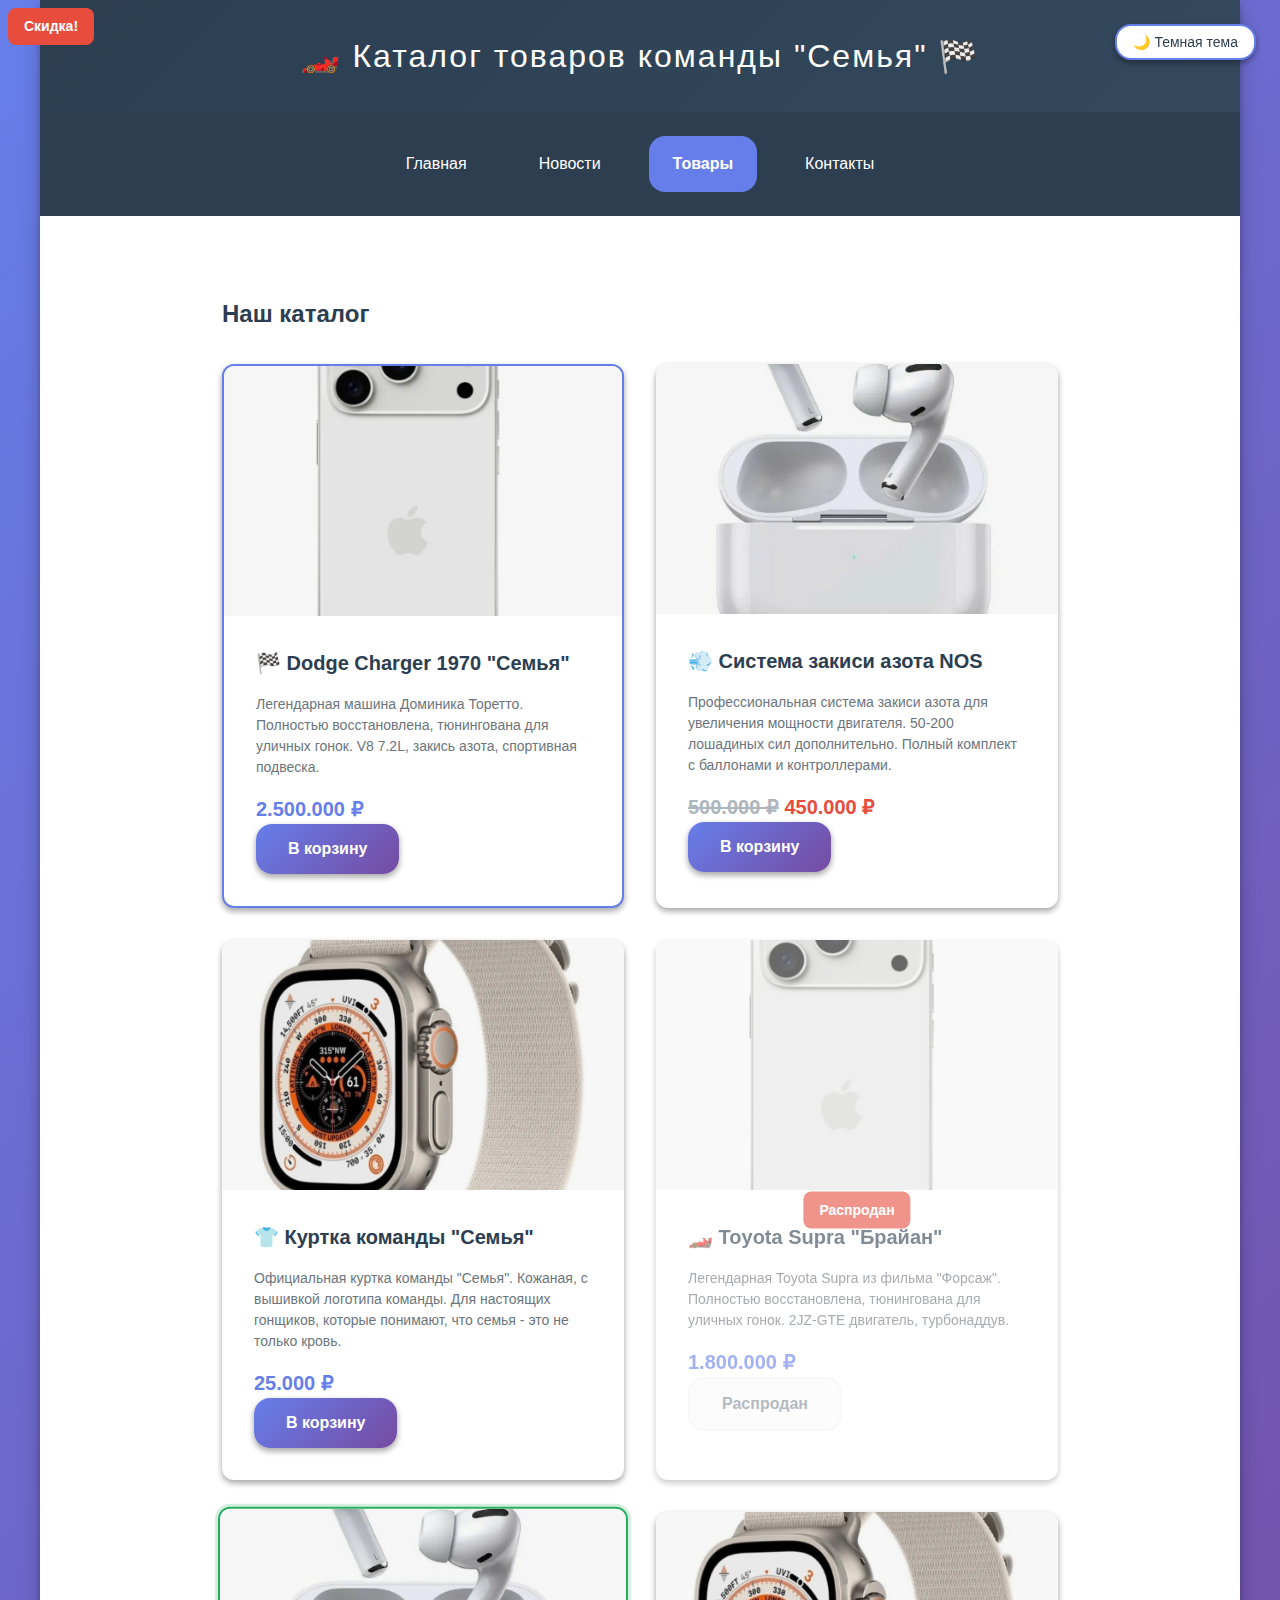
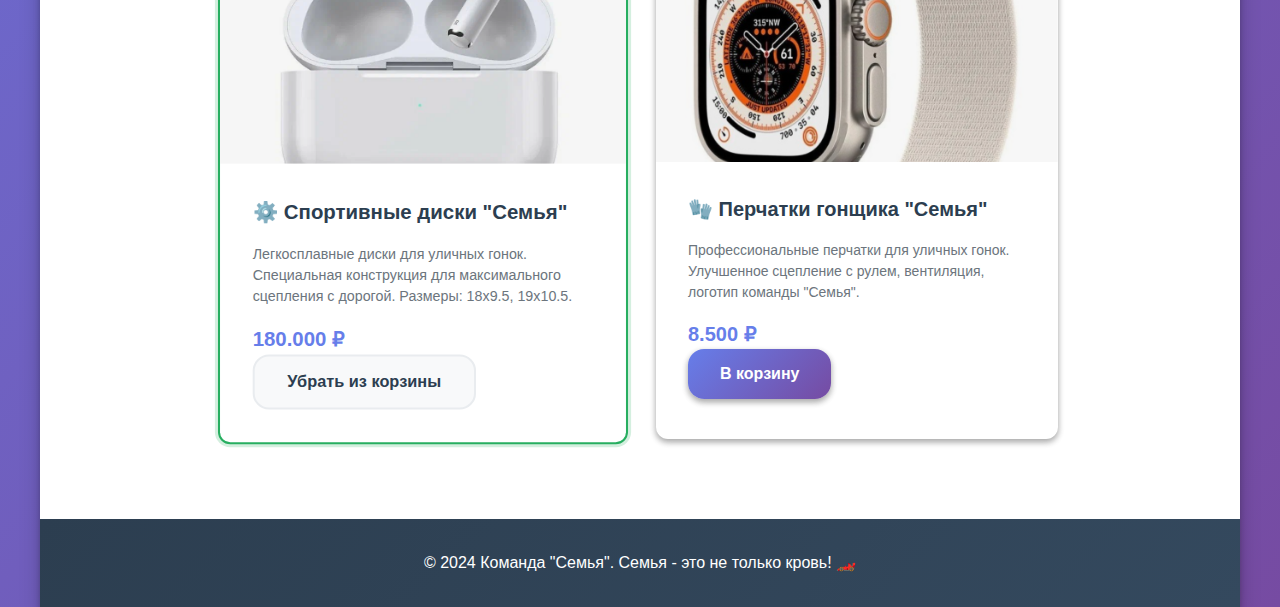
<file: pages/goods_v1.html>
<!DOCTYPE html>
<html lang="ru">
<head>
    <meta charset="UTF-8">
    <meta name="viewport" content="width=device-width, initial-scale=1.0">
    <title>Товары - Семестровая работа</title>
    <link rel="stylesheet" href="../style/styles.css">
</head>
<body>
    <!-- Основной контейнер -->
    <div class="page">
        <!-- Переключатель темы -->
        <div class="theme-switcher">
            <button class="theme-switcher__button" onclick="toggleTheme()">
                <span id="theme-icon">🌙</span> <span id="theme-text">Темная тема</span>
            </button>
        </div>

        <!-- Шапка -->
        <header class="header">
            <h1 class="header__title">🏎️ Каталог товаров команды "Семья" 🏁</h1>
        </header>

        <!-- Навигация -->
        <nav class="nav">
            <ul class="nav__list">
                <li class="nav__item">
                    <a class="nav__link" href="../index.html">Главная</a>
                </li>
                <li class="nav__item">
                    <a class="nav__link" href="news.html">Новости</a>
                </li>
                <li class="nav__item nav__item--active">
                    <a class="nav__link nav__link--active" href="goods.html">Товары</a>
                </li>
                <li class="nav__item">
                    <a class="nav__link" href="contacts.html">Контакты</a>
                </li>
            </ul>
        </nav>

        <!-- Основной контент -->
        <main class="main">
            <section class="goods">
                <h2 class="goods__title">Наш каталог</h2>
                <div class="goods__grid">
                    <!-- Товар 1 - Рекомендуемый -->
                    <article class="goods-card goods-card--featured" data-state="available">
                        <div class="goods-card__image">
                            <img src="../images/goods1.jpg" alt="Dodge Charger 1970" width="300" height="350">
                        </div>
                        <div class="goods-card__content">
                            <h3 class="goods-card__title">🏁 Dodge Charger 1970 "Семья"</h3>
                            <p class="goods-card__description">Легендарная машина Доминика Торетто. Полностью восстановлена, тюнингована для уличных гонок. V8 7.2L, закись азота, спортивная подвеска.</p>
                            <div class="goods-card__price">2.500.000 ₽</div>
                            <button class="button button--primary" onclick="addToCart(this)">В корзину</button>
                        </div>
                    </article>
                    
                    <!-- Товар 2 - Со скидкой -->
                    <article class="goods-card goods-card--discount" data-state="available">
                        <div class="goods-card__image">
                            <img src="../images/goods2.jpg" alt="Система закиси азота" width="300" height="300">
                        </div>
                        <div class="goods-card__content">
                            <h3 class="goods-card__title">💨 Система закиси азота NOS</h3>
                            <p class="goods-card__description">Профессиональная система закиси азота для увеличения мощности двигателя. 50-200 лошадиных сил дополнительно. Полный комплект с баллонами и контроллерами.</p>
                            <div class="goods-card__price">
                                <span style="text-decoration: line-through; color: var(--color-text-muted);">500.000 ₽</span>
                                <span style="color: var(--color-danger); font-weight: bold;">450.000 ₽</span>
                            </div>
                            <button class="button button--primary" onclick="addToCart(this)">В корзину</button>
                        </div>
                    </article>
                    
                    <!-- Товар 3 - Обычный -->
                    <article class="goods-card" data-state="available">
                        <div class="goods-card__image">
                            <img src="../images/goods3.jpg" alt="Куртка команды Семья" width="300" height="300">
                        </div>
                        <div class="goods-card__content">
                            <h3 class="goods-card__title">👕 Куртка команды "Семья"</h3>
                            <p class="goods-card__description">Официальная куртка команды "Семья". Кожаная, с вышивкой логотипа команды. Для настоящих гонщиков, которые понимают, что семья - это не только кровь.</p>
                            <div class="goods-card__price">25.000 ₽</div>
                            <button class="button button--primary" onclick="addToCart(this)">В корзину</button>
                        </div>
                    </article>

                    <!-- Товар 4 - Распродан -->
                    <article class="goods-card" data-state="sold-out">
                        <div class="goods-card__image">
                            <img src="../images/goods1.jpg" alt="Toyota Supra" width="300" height="300">
                        </div>
                        <div class="goods-card__content">
                            <h3 class="goods-card__title">🏎️ Toyota Supra "Брайан"</h3>
                            <p class="goods-card__description">Легендарная Toyota Supra из фильма "Форсаж". Полностью восстановлена, тюнингована для уличных гонок. 2JZ-GTE двигатель, турбонаддув.</p>
                            <div class="goods-card__price">1.800.000 ₽</div>
                            <button class="button button--secondary button--disabled">Распродан</button>
                        </div>
                    </article>

                    <!-- Товар 5 - Выбранный -->
                    <article class="goods-card" data-state="selected">
                        <div class="goods-card__image">
                            <img src="../images/goods2.jpg" alt="Спортивные диски" width="300" height="300">
                        </div>
                        <div class="goods-card__content">
                            <h3 class="goods-card__title">⚙️ Спортивные диски "Семья"</h3>
                            <p class="goods-card__description">Легкосплавные диски для уличных гонок. Специальная конструкция для максимального сцепления с дорогой. Размеры: 18x9.5, 19x10.5.</p>
                            <div class="goods-card__price">180.000 ₽</div>
                            <button class="button button--secondary" onclick="removeFromCart(this)">Убрать из корзины</button>
                        </div>
                    </article>

                    <!-- Товар 6 - Обычный -->
                    <article class="goods-card" data-state="available">
                        <div class="goods-card__image">
                            <img src="../images/goods3.jpg" alt="Перчатки гонщика" width="300" height="300">
                        </div>
                        <div class="goods-card__content">
                            <h3 class="goods-card__title">🧤 Перчатки гонщика "Семья"</h3>
                            <p class="goods-card__description">Профессиональные перчатки для уличных гонок. Улучшенное сцепление с рулем, вентиляция, логотип команды "Семья".</p>
                            <div class="goods-card__price">8.500 ₽</div>
                            <button class="button button--primary" onclick="addToCart(this)">В корзину</button>
                        </div>
                    </article>
                </div>
            </section>
        </main>

        <!-- Подвал -->
        <footer class="footer">
            <p class="footer__text">© 2024 Команда "Семья". Семья - это не только кровь! 🏎️</p>
        </footer>
    </div>

    <script>
        // Переключение темы
        function toggleTheme() {
            const html = document.documentElement;
            const currentTheme = html.getAttribute('data-theme');
            const newTheme = currentTheme === 'dark' ? 'light' : 'dark';
            
            html.setAttribute('data-theme', newTheme);
            localStorage.setItem('theme', newTheme);
            
            // Обновляем иконку и текст
            const themeIcon = document.getElementById('theme-icon');
            const themeText = document.getElementById('theme-text');
            
            if (newTheme === 'dark') {
                themeIcon.textContent = '☀️';
                themeText.textContent = 'Светлая тема';
            } else {
                themeIcon.textContent = '🌙';
                themeText.textContent = 'Темная тема';
            }
        }

        // Функции для работы с корзиной
        function addToCart(button) {
            const card = button.closest('.goods-card');
            card.setAttribute('data-state', 'selected');
            button.textContent = 'Убрать из корзины';
            button.className = 'button button--secondary';
            button.onclick = function() { removeFromCart(this); };
            
            // Показываем уведомление
            showNotification('Товар добавлен в корзину! 🛒');
        }

        function removeFromCart(button) {
            const card = button.closest('.goods-card');
            card.setAttribute('data-state', 'available');
            button.textContent = 'В корзину';
            button.className = 'button button--primary';
            button.onclick = function() { addToCart(this); };
            
            // Показываем уведомление
            showNotification('Товар удален из корзины! ❌');
        }

        function showNotification(message) {
            // Создаем уведомление
            const notification = document.createElement('div');
            notification.textContent = message;
            notification.style.cssText = `
                position: fixed;
                top: 20px;
                right: 20px;
                background: var(--color-primary);
                color: var(--color-text-white);
                padding: var(--spacing-md) var(--spacing-lg);
                border-radius: var(--radius-md);
                box-shadow: var(--shadow-lg);
                z-index: var(--z-tooltip);
                animation: slideIn 0.3s ease;
            `;
            
            document.body.appendChild(notification);
            
            // Удаляем уведомление через 3 секунды
            setTimeout(() => {
                notification.remove();
            }, 3000);
        }

        // Загружаем сохраненную тему при загрузке страницы
        document.addEventListener('DOMContentLoaded', function() {
            const savedTheme = localStorage.getItem('theme') || 'light';
            document.documentElement.setAttribute('data-theme', savedTheme);
            
            const themeIcon = document.getElementById('theme-icon');
            const themeText = document.getElementById('theme-text');
            
            if (savedTheme === 'dark') {
                themeIcon.textContent = '☀️';
                themeText.textContent = 'Светлая тема';
            } else {
                themeIcon.textContent = '🌙';
                themeText.textContent = 'Темная тема';
            }
        });
    </script>
</body>
</html>
</file>
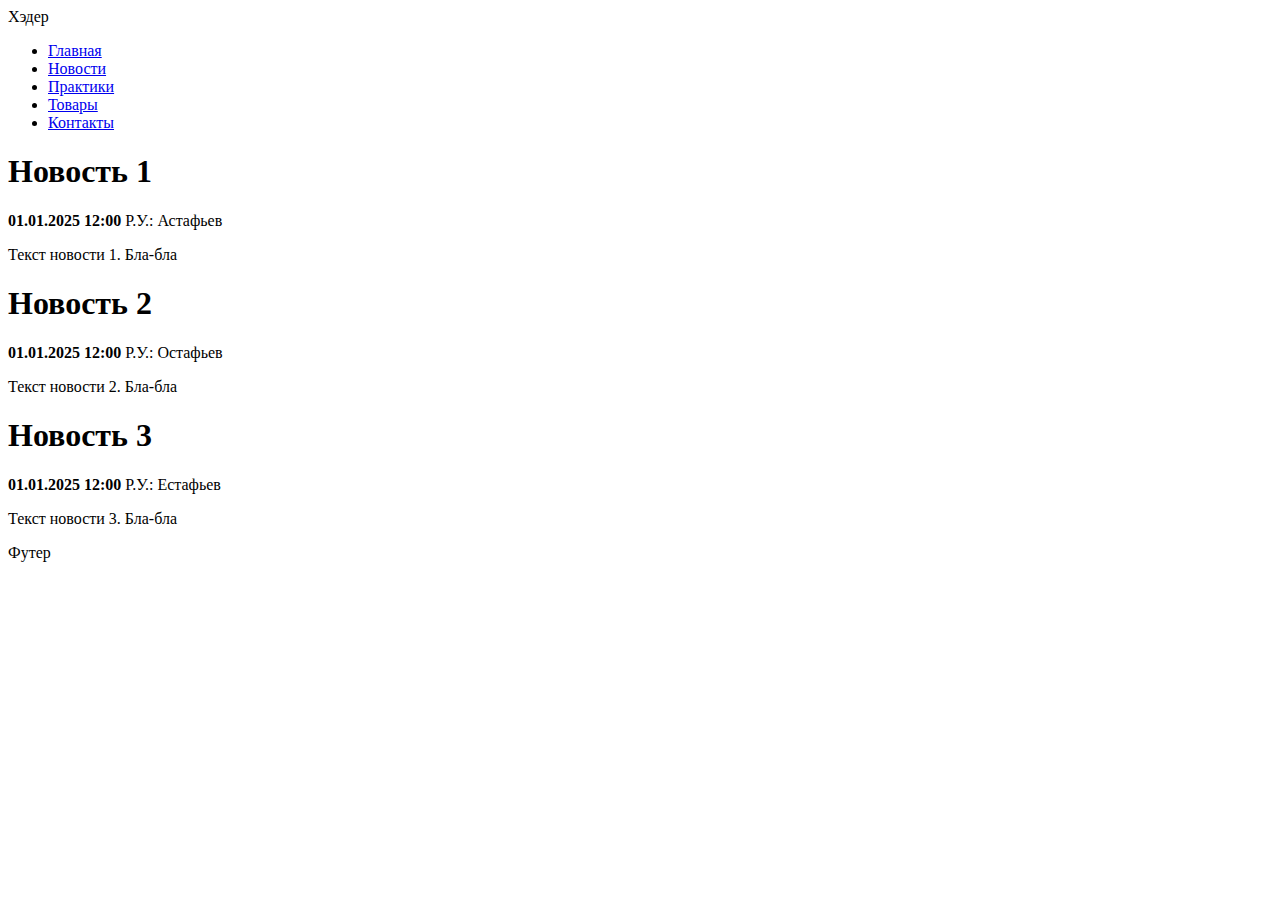
<file: pages/news.html>
<!DOCTYPE html>
<html lang="ru">
 <head>
 <meta charset="UTF-8">
 <meta name="viewport" content="width=device-width, initial-scale=1.0">
 <title>Новости</title>
 </head>
 <body>
 <div id="header">Хэдер</div>
 <div id="menu">
 <ul>
 <li><a href="../index.html">Главная</a></li>
 <li><a href="news.html">Новости</a></li>
 <li><a href="practices.html">Практики</a></li>
 <li><a href="goods.html">Товары</a></li>
 <li><a href="contacts.html">Контакты</a></li>
 </ul>
 </div>
 <div id="content">
 <h1>Новость 1</h1>
 <p><strong>01.01.2025 12:00</strong> Р.У.: Астафьев</p>
 <p>Текст новости 1. Бла-бла</p>

 <h1>Новость 2</h1>
 <p><strong>01.01.2025 12:00</strong> Р.У.: Остафьев</p>
 <p>Текст новости 2. Бла-бла</p>

 <h1>Новость 3</h1>
 <p><strong>01.01.2025 12:00</strong> Р.У.: Естафьев</p>
 <p>Текст новости 3. Бла-бла</p>
 </div>
 <div id="footer">Футер</div>
 </body>
 </html>
</file>
<file: style/styles.css>
/* ===== CSS ПЕРЕМЕННЫЕ ===== */
:root {
  /* Цветовая палитра */
  --color-primary: #667eea;
  --color-primary-hover: #764ba2;
  --color-secondary: #2c3e50;
  --color-secondary-hover: #34495e;
  --color-accent: #3498db;
  --color-accent-hover: #2980b9;
  --color-success: #27ae60;
  --color-warning: #f39c12;
  --color-danger: #e74c3c;
  --color-info: #17a2b8;
  
  /* Нейтральные цвета */
  --color-white: #ffffff;
  --color-light: #f8f9fa;
  --color-light-gray: #e9ecef;
  --color-gray: #6c757d;
  --color-dark-gray: #495057;
  --color-dark: #343a40;
  --color-black: #000000;
  
  /* Текстовые цвета */
  --color-text-primary: #2c3e50;
  --color-text-secondary: #6c757d;
  --color-text-muted: #adb5bd;
  --color-text-white: #ffffff;
  
  /* Фоновые цвета */
  --color-bg-primary: #ffffff;
  --color-bg-secondary: #f8f9fa;
  --color-bg-dark: #2c3e50;
  --color-bg-gradient: linear-gradient(135deg, #667eea 0%, #764ba2 100%);
  --color-bg-gradient-dark: linear-gradient(135deg, #2c3e50 0%, #34495e 100%);
  
  /* Размеры */
  --size-xs: 0.25rem;   /* 4px */
  --size-sm: 0.5rem;    /* 8px */
  --size-md: 1rem;      /* 16px */
  --size-lg: 1.5rem;    /* 24px */
  --size-xl: 2rem;      /* 32px */
  --size-xxl: 3rem;     /* 48px */
  
  /* Отступы */
  --spacing-xs: 0.25rem;   /* 4px */
  --spacing-sm: 0.5rem;    /* 8px */
  --spacing-md: 1rem;      /* 16px */
  --spacing-lg: 1.5rem;    /* 24px */
  --spacing-xl: 2rem;      /* 32px */
  --spacing-xxl: 3rem;     /* 48px */
  
  /* Радиусы */
  --radius-sm: 4px;
  --radius-md: 8px;
  --radius-lg: 12px;
  --radius-xl: 16px;
  --radius-full: 50%;
  
  /* Тени */
  --shadow-sm: 0 1px 3px rgba(0, 0, 0, 0.12), 0 1px 2px rgba(0, 0, 0, 0.24);
  --shadow-md: 0 3px 6px rgba(0, 0, 0, 0.16), 0 3px 6px rgba(0, 0, 0, 0.23);
  --shadow-lg: 0 10px 20px rgba(0, 0, 0, 0.19), 0 6px 6px rgba(0, 0, 0, 0.23);
  --shadow-xl: 0 14px 28px rgba(0, 0, 0, 0.25), 0 10px 10px rgba(0, 0, 0, 0.22);
  
  /* Переходы */
  --transition-fast: 0.15s ease;
  --transition-normal: 0.3s ease;
  --transition-slow: 0.5s ease;
  
  /* Типографика */
  --font-family-primary: 'Segoe UI', Tahoma, Geneva, Verdana, sans-serif;
  --font-family-secondary: Arial, sans-serif;
  
  --font-size-xs: 0.75rem;    /* 12px */
  --font-size-sm: 0.875rem;   /* 14px */
  --font-size-md: 1rem;       /* 16px */
  --font-size-lg: 1.125rem;   /* 18px */
  --font-size-xl: 1.25rem;    /* 20px */
  --font-size-xxl: 1.5rem;    /* 24px */
  --font-size-xxxl: 2rem;     /* 32px */
  
  --font-weight-light: 300;
  --font-weight-normal: 400;
  --font-weight-medium: 500;
  --font-weight-semibold: 600;
  --font-weight-bold: 700;
  
  --line-height-tight: 1.25;
  --line-height-normal: 1.5;
  --line-height-relaxed: 1.75;
  
  /* Z-index */
  --z-dropdown: 1000;
  --z-sticky: 1020;
  --z-fixed: 1030;
  --z-modal-backdrop: 1040;
  --z-modal: 1050;
  --z-popover: 1060;
  --z-tooltip: 1070;
}

/* Темная тема */
[data-theme="dark"] {
  --color-primary: #8b5cf6;
  --color-primary-hover: #7c3aed;
  --color-secondary: #1f2937;
  --color-secondary-hover: #374151;
  --color-accent: #06b6d4;
  --color-accent-hover: #0891b2;
  
  --color-white: #1f2937;
  --color-light: #374151;
  --color-light-gray: #4b5563;
  --color-gray: #9ca3af;
  --color-dark-gray: #d1d5db;
  --color-dark: #f9fafb;
  --color-black: #ffffff;
  
  --color-text-primary: #f9fafb;
  --color-text-secondary: #d1d5db;
  --color-text-muted: #9ca3af;
  --color-text-white: #f9fafb;
  
  --color-bg-primary: #1f2937;
  --color-bg-secondary: #374151;
  --color-bg-dark: #111827;
  --color-bg-gradient: linear-gradient(135deg, #8b5cf6 0%, #7c3aed 100%);
  --color-bg-gradient-dark: linear-gradient(135deg, #1f2937 0%, #374151 100%);
}

/* ===== БАЗОВЫЕ СТИЛИ ===== */
* {
  margin: 0;
  padding: 0;
  box-sizing: border-box;
}

body {
  font-family: var(--font-family-primary);
  font-size: var(--font-size-md);
  line-height: var(--line-height-normal);
  color: var(--color-text-primary);
  background: var(--color-bg-gradient);
  min-height: 100vh;
}

/* ===== БЛОК PAGE ===== */
.page {
  max-width: 1200px;
  margin: 0 auto;
  background: var(--color-bg-primary);
  min-height: 100vh;
  box-shadow: var(--shadow-lg);
  display: flex;
  flex-direction: column;
}

/* ===== БЛОК HEADER ===== */
.header {
  background: var(--color-bg-gradient-dark);
  color: var(--color-text-white);
  text-align: center;
  padding: var(--spacing-xl);
  position: relative;
}

.header__title {
  font-size: var(--font-size-xxxl);
  font-weight: var(--font-weight-light);
  letter-spacing: 2px;
  margin: 0;
}

/* ===== БЛОК NAV ===== */
.nav {
  background: var(--color-secondary);
  padding: var(--spacing-lg) 0;
}

.nav__list {
  list-style: none;
  display: flex;
  justify-content: center;
  gap: var(--spacing-lg);
  margin: 0;
  padding: 0;
}

.nav__item {
  margin: 0;
}

.nav__link {
  color: var(--color-text-white);
  text-decoration: none;
  padding: var(--spacing-md) var(--spacing-lg);
  border-radius: var(--radius-xl);
  font-weight: var(--font-weight-medium);
  transition: var(--transition-normal);
  display: block;
}

.nav__link:hover {
  background: rgba(255, 255, 255, 0.1);
  transform: translateY(-2px);
}

.nav__link--active {
  background: var(--color-primary);
  font-weight: var(--font-weight-semibold);
}

/* ===== БЛОК MAIN ===== */
.main {
  padding: var(--spacing-xl);
  max-width: 900px;
  margin: 0 auto;
  flex: 1;
}

/* ===== БЛОК PROFILE ===== */
.profile {
  text-align: center;
  margin-bottom: var(--spacing-xxl);
}

.profile__card {
  background: var(--color-bg-primary);
  padding: var(--spacing-xl);
  border-radius: var(--radius-lg);
  box-shadow: var(--shadow-md);
  border-left: 5px solid var(--color-primary);
}

.profile__title {
  font-size: var(--font-size-xxxl);
  color: var(--color-text-primary);
  margin-bottom: var(--spacing-md);
  font-weight: var(--font-weight-light);
}

.profile__photo {
  width: 220px;
  height: 280px;
  border-radius: var(--radius-lg);
  object-fit: cover;
  margin: var(--spacing-lg) auto;
  border: 4px solid var(--color-primary);
  box-shadow: var(--shadow-lg);
  transition: var(--transition-normal);
}

.profile__photo:hover {
  transform: scale(1.05);
  box-shadow: var(--shadow-xl);
}

.profile__name {
  font-size: var(--font-size-xxl);
  color: var(--color-text-primary);
  margin: var(--spacing-md) 0;
  font-weight: var(--font-weight-medium);
}

.profile__group {
  font-size: var(--font-size-lg);
  color: var(--color-text-secondary);
  margin: var(--spacing-sm) 0;
}

/* ===== БЛОК ABOUT ===== */
.about {
  background: var(--color-bg-secondary);
  padding: var(--spacing-xl);
  border-radius: var(--radius-lg);
  margin: var(--spacing-xxl) 0;
  border-left: 5px solid var(--color-primary);
  transition: var(--transition-normal);
}

.about:hover {
  transform: translateY(-2px);
  box-shadow: var(--shadow-lg);
}

.about__title {
  font-size: var(--font-size-xxl);
  color: var(--color-text-primary);
  margin-bottom: var(--spacing-lg);
  font-weight: var(--font-weight-semibold);
}

.about__text {
  font-size: var(--font-size-md);
  line-height: var(--line-height-relaxed);
  color: var(--color-text-primary);
}

/* ===== БЛОК SKILLS ===== */
.skills {
  margin: var(--spacing-xxl) 0;
}

.skills__title {
  font-size: var(--font-size-xxl);
  color: var(--color-text-primary);
  margin-bottom: var(--spacing-lg);
  font-weight: var(--font-weight-semibold);
}

.skills__list {
  display: flex;
  justify-content: center;
  flex-wrap: wrap;
  gap: var(--spacing-md);
}

.skill {
  background: var(--color-bg-gradient);
  color: var(--color-text-white);
  padding: var(--spacing-md) var(--spacing-lg);
  border-radius: var(--radius-xl);
  font-weight: var(--font-weight-semibold);
  font-size: var(--font-size-sm);
  box-shadow: var(--shadow-md);
  transition: var(--transition-normal);
  cursor: pointer;
}

.skill:hover {
  transform: translateY(-3px);
  box-shadow: var(--shadow-lg);
}

.skill--primary {
  background: linear-gradient(135deg, #4facfe 0%, #00f2fe 100%);
}

.skill--secondary {
  background: linear-gradient(135deg, #667eea 0%, #764ba2 100%);
}

.skill--success {
  background: linear-gradient(135deg, #11998e 0%, #38ef7d 100%);
}

.skill--warning {
  background: linear-gradient(135deg, #f093fb 0%, #f5576c 100%);
}

.skill--info {
  background: linear-gradient(135deg, #4facfe 0%, #00f2fe 100%);
}

.skill--danger {
  background: linear-gradient(135deg, #ff9a9e 0%, #fecfef 100%);
}

/* ===== БЛОК EXPERIENCE ===== */
.experience {
  margin-top: var(--spacing-xxl);
}

.experience__title {
  font-size: var(--font-size-xxl);
  color: var(--color-text-primary);
  margin-bottom: var(--spacing-lg);
  font-weight: var(--font-weight-semibold);
}

.experience__list {
  display: flex;
  flex-direction: column;
  gap: var(--spacing-lg);
}

.experience-card {
  background: var(--color-bg-primary);
  padding: var(--spacing-xl);
  border-radius: var(--radius-lg);
  box-shadow: var(--shadow-md);
  border-left: 4px solid var(--color-primary);
  transition: var(--transition-normal);
}

.experience-card:hover {
  transform: translateX(5px);
  box-shadow: var(--shadow-lg);
}

.experience-card__title {
  font-size: var(--font-size-xl);
  color: var(--color-text-primary);
  margin-bottom: var(--spacing-md);
  font-weight: var(--font-weight-semibold);
}

.experience-card__description {
  color: var(--color-text-secondary);
  line-height: var(--line-height-normal);
  margin: 0;
}

/* ===== БЛОК NEWS ===== */
.news {
  background: var(--color-bg-primary);
  padding: var(--spacing-xl);
  border-radius: var(--radius-lg);
  box-shadow: var(--shadow-md);
  margin: var(--spacing-xxl) 0;
}

.news__title {
  font-size: var(--font-size-xxl);
  color: var(--color-text-primary);
  margin-bottom: var(--spacing-lg);
  font-weight: var(--font-weight-semibold);
}

.news__list {
  display: flex;
  flex-direction: column;
  gap: var(--spacing-lg);
}

.news-item {
  background: var(--color-bg-primary);
  padding: var(--spacing-xl);
  border-radius: var(--radius-lg);
  box-shadow: var(--shadow-md);
  border-left: 5px solid var(--color-primary);
  transition: var(--transition-normal);
}

.news-item:hover {
  transform: translateY(-5px);
  box-shadow: var(--shadow-lg);
}

.news-item__title {
  font-size: var(--font-size-xl);
  color: var(--color-text-primary);
  margin-bottom: var(--spacing-md);
  font-weight: var(--font-weight-semibold);
}

.news-item__meta {
  display: flex;
  gap: var(--spacing-lg);
  margin-bottom: var(--spacing-lg);
  font-size: var(--font-size-sm);
  color: var(--color-text-secondary);
}

.news-item__date {
  font-weight: var(--font-weight-medium);
}

.news-item__author {
  font-style: italic;
}

.news-item__content {
  font-size: var(--font-size-md);
  line-height: var(--line-height-relaxed);
  color: var(--color-text-primary);
}

.news-item__content p {
  margin: 0 0 var(--spacing-md) 0;
}

.news-item__content p:last-child {
  margin-bottom: 0;
}

/* ===== БЛОК GOODS ===== */
.goods {
  margin: var(--spacing-xxl) 0;
}

.goods__title {
  font-size: var(--font-size-xxl);
  color: var(--color-text-primary);
  margin-bottom: var(--spacing-lg);
  font-weight: var(--font-weight-semibold);
}

.goods__grid {
  display: grid;
  grid-template-columns: repeat(auto-fit, minmax(300px, 1fr));
  gap: var(--spacing-xl);
  margin: var(--spacing-xl) 0;
}

.goods-card {
  background: var(--color-bg-primary);
  border-radius: var(--radius-lg);
  box-shadow: var(--shadow-md);
  overflow: hidden;
  transition: var(--transition-normal);
  cursor: pointer;
}

.goods-card:hover {
  transform: translateY(-8px);
  box-shadow: var(--shadow-lg);
}

.goods-card--featured {
  border: 2px solid var(--color-primary);
}

.goods-card--discount::before {
  content: "Скидка!";
  position: absolute;
  top: var(--spacing-sm);
  left: var(--spacing-sm);
  background: var(--color-danger);
  color: var(--color-text-white);
  padding: var(--spacing-sm) var(--spacing-md);
  border-radius: var(--radius-md);
  font-size: var(--font-size-sm);
  font-weight: var(--font-weight-semibold);
  z-index: 1;
}

/* Состояния карточек товаров */
.goods-card[data-state="available"] {
  opacity: 1;
  cursor: pointer;
}

.goods-card[data-state="selected"] {
  border: 2px solid var(--color-success);
  box-shadow: 0 0 0 3px rgba(39, 174, 96, 0.2);
  transform: scale(1.02);
}

.goods-card[data-state="sold-out"] {
  opacity: 0.6;
  cursor: not-allowed;
  position: relative;
}

.goods-card[data-state="sold-out"]::after {
  content: "Распродан";
  position: absolute;
  top: 50%;
  left: 50%;
  transform: translate(-50%, -50%);
  background: var(--color-danger);
  color: var(--color-text-white);
  padding: var(--spacing-sm) var(--spacing-md);
  border-radius: var(--radius-md);
  font-size: var(--font-size-sm);
  font-weight: var(--font-weight-semibold);
  z-index: 2;
}

.goods-card__image {
  width: 100%;
  height: 250px;
  overflow: hidden;
  position: relative;
}

.goods-card__image img {
  width: 100%;
  height: 100%;
  object-fit: cover;
  transition: var(--transition-normal);
}

.goods-card:hover .goods-card__image img {
  transform: scale(1.05);
}

.goods-card__content {
  padding: var(--spacing-xl);
}

.goods-card__title {
  font-size: var(--font-size-xl);
  color: var(--color-text-primary);
  margin-bottom: var(--spacing-md);
  font-weight: var(--font-weight-semibold);
}

.goods-card__description {
  font-size: var(--font-size-sm);
  color: var(--color-text-secondary);
  line-height: var(--line-height-normal);
  margin: var(--spacing-md) 0;
  min-height: 60px;
}

.goods-card__price {
  font-size: var(--font-size-xl);
  color: var(--color-primary);
  font-weight: var(--font-weight-bold);
}

/* ===== БЛОК CONTACTS ===== */
.contacts {
  margin: var(--spacing-xxl) 0;
}

.contacts__title {
  font-size: var(--font-size-xxl);
  color: var(--color-text-primary);
  margin-bottom: var(--spacing-lg);
  font-weight: var(--font-weight-semibold);
}

.contacts__list {
  display: grid;
  grid-template-columns: repeat(auto-fit, minmax(250px, 1fr));
  gap: var(--spacing-lg);
}

.contact-item {
  background: var(--color-bg-primary);
  padding: var(--spacing-xl);
  border-radius: var(--radius-lg);
  box-shadow: var(--shadow-md);
  border-left: 5px solid var(--color-primary);
  transition: var(--transition-normal);
  text-align: center;
}

.contact-item:hover {
  transform: translateX(5px);
  box-shadow: var(--shadow-lg);
}

.contact-item__label {
  font-size: var(--font-size-lg);
  color: var(--color-text-primary);
  margin-bottom: var(--spacing-md);
  font-weight: var(--font-weight-semibold);
}

.contact-item__value {
  font-size: var(--font-size-md);
  color: var(--color-text-secondary);
  margin: 0;
  line-height: var(--line-height-normal);
}

/* ===== БЛОК BUTTON ===== */
.button {
  padding: var(--spacing-md) var(--spacing-xl);
  border: none;
  border-radius: var(--radius-xl);
  cursor: pointer;
  font-size: var(--font-size-md);
  font-weight: var(--font-weight-semibold);
  transition: var(--transition-normal);
  text-decoration: none;
  display: inline-block;
  text-align: center;
}

.button--primary {
  background: var(--color-bg-gradient);
  color: var(--color-text-white);
  box-shadow: var(--shadow-md);
}

.button--primary:hover {
  transform: translateY(-2px);
  box-shadow: var(--shadow-lg);
}

.button--secondary {
  background: var(--color-bg-secondary);
  color: var(--color-text-primary);
  border: 2px solid var(--color-light-gray);
}

.button--secondary:hover {
  background: var(--color-light-gray);
}

.button--large {
  padding: var(--spacing-lg) var(--spacing-xxl);
  font-size: var(--font-size-lg);
}

.button--small {
  padding: var(--spacing-sm) var(--spacing-md);
  font-size: var(--font-size-sm);
}

.button--disabled {
  opacity: 0.6;
  cursor: not-allowed;
}

.button--disabled:hover {
  transform: none;
}

/* ===== БЛОК MODAL ===== */
.modal {
  border: none;
  border-radius: var(--radius-lg);
  padding: 0;
  box-shadow: var(--shadow-xl);
  animation: slideIn 0.3s ease;
  max-width: 500px;
  width: 90vw;
  max-height: 90vh;
  overflow-y: auto;
  position: fixed;
  top: 50%;
  left: 50%;
  transform: translate(-50%, -50%);
  margin: 0;
}

.modal::backdrop {
  background: rgba(0, 0, 0, 0.6);
  animation: fadeIn 0.3s ease;
}

.modal__header {
  background: var(--color-bg-gradient-dark);
  color: var(--color-text-white);
  padding: var(--spacing-xl);
  border-radius: var(--radius-lg) var(--radius-lg) 0 0;
  margin: 0;
}

.modal__title {
  margin: 0;
  color: var(--color-text-white);
  font-size: var(--font-size-xl);
  font-weight: var(--font-weight-semibold);
}

.modal__content {
  padding: var(--spacing-xl);
}

.modal__actions {
  display: flex;
  gap: var(--spacing-md);
  justify-content: flex-end;
  margin-top: var(--spacing-xl);
}

/* ===== БЛОК FORM ===== */
.form-group {
  margin-bottom: var(--spacing-xl);
}

.form-group__label {
  display: block;
  margin-bottom: var(--spacing-sm);
  font-weight: var(--font-weight-semibold);
  color: var(--color-text-primary);
}

.form-group__input,
.form-group__select,
.form-group__textarea {
  width: 100%;
  padding: var(--spacing-md);
  border: 2px solid var(--color-light-gray);
  border-radius: var(--radius-md);
  font-size: var(--font-size-md);
  transition: var(--transition-normal);
  box-sizing: border-box;
  font-family: inherit;
}

.form-group__input:focus,
.form-group__select:focus,
.form-group__textarea:focus {
  outline: none;
  border-color: var(--color-primary);
  box-shadow: 0 0 0 3px rgba(102, 126, 234, 0.1);
}

.form-group__textarea {
  min-height: 100px;
  resize: vertical;
}

.form-group__required {
  color: var(--color-danger);
}

/* ===== БЛОК FOOTER ===== */
.footer {
  background: var(--color-bg-gradient-dark);
  color: var(--color-text-white);
  text-align: center;
  padding: var(--spacing-xl);
  margin-top: auto;
}

.footer__text {
  margin: 0;
  font-size: var(--font-size-md);
}

/* ===== ТЕМА ПЕРЕКЛЮЧАТЕЛЬ ===== */
.theme-switcher {
  position: fixed;
  top: var(--spacing-lg);
  right: var(--spacing-lg);
  z-index: var(--z-fixed);
}

.theme-switcher__button {
  background: var(--color-bg-primary);
  border: 2px solid var(--color-primary);
  color: var(--color-text-primary);
  padding: var(--spacing-sm) var(--spacing-md);
  border-radius: var(--radius-xl);
  cursor: pointer;
  font-size: var(--font-size-sm);
  font-weight: var(--font-weight-medium);
  transition: var(--transition-normal);
  box-shadow: var(--shadow-md);
}

.theme-switcher__button:hover {
  background: var(--color-primary);
  color: var(--color-text-white);
  transform: translateY(-2px);
  box-shadow: var(--shadow-lg);
}

/* ===== АНИМАЦИИ ===== */
@keyframes fadeIn {
  from { opacity: 0; }
  to { opacity: 1; }
}

@keyframes slideIn {
  from {
    opacity: 0;
    transform: translate(-50%, -50%) scale(0.9);
  }
  to {
    opacity: 1;
    transform: translate(-50%, -50%) scale(1);
  }
}

/* ===== АДАПТИВНОСТЬ ===== */
@media (max-width: 768px) {
  .nav__list {
    flex-direction: column;
    gap: var(--spacing-sm);
  }
  
  .main {
    padding: var(--spacing-lg);
  }
  
  .goods__grid {
    grid-template-columns: 1fr;
  }
  
  .news-item__meta {
    flex-direction: column;
    gap: var(--spacing-sm);
  }
  
  .goods-card__description {
    min-height: auto;
  }
  
  .contacts__list {
    grid-template-columns: 1fr;
  }
  
  .modal__actions {
    flex-direction: column;
  }
  
  .button {
    width: 100%;
  }
  
  .theme-switcher {
    position: static;
    margin: var(--spacing-md) auto;
    display: block;
    text-align: center;
  }
}

@media (max-width: 600px) {
  .modal {
    margin: var(--spacing-md);
    width: calc(100vw - 2rem);
  }
}
</file>
<file: styles/styles.css>
/* ===== ОСНОВНЫЕ СТИЛИ ПОРТФОЛИО ===== */

/* Sticky footer для всех страниц */
body {
  min-height: 100vh;
  display: flex;
  flex-direction: column;
}

.container-fluid {
  flex: 1;
  display: flex;
  flex-direction: column;
}

main {
  flex: 1;
  margin-bottom: 0 !important;
}

footer {
  margin-top: auto !important;
}

/* Специально для страницы контактов */
.contacts-page {
  min-height: 100vh;
  display: flex;
  flex-direction: column;
}

.contacts-page .container-fluid {
  flex: 1;
  display: flex;
  flex-direction: column;
}

.contacts-page main {
  flex: 1;
  margin-bottom: 0 !important;
}

.contacts-page footer {
  margin-top: auto !important;
}

/* CSS переменные */
:root {
  --primary-color: #0d6efd;
  --secondary-color: #6c757d;
  --success-color: #198754;
  --info-color: #0dcaf0;
  --warning-color: #ffc107;
  --danger-color: #dc3545;
  --light-color: #f8f9fa;
  --dark-color: #212529;
  
  --font-family: 'Segoe UI', Tahoma, Geneva, Verdana, sans-serif;
  --border-radius: 0.375rem;
  --box-shadow: 0 0.125rem 0.25rem rgba(0, 0, 0, 0.075);
  --box-shadow-lg: 0 1rem 3rem rgba(0, 0, 0, 0.175);
  
  --transition: all 0.3s ease;
}

/* Базовые стили */
* {
  margin: 0;
  padding: 0;
  box-sizing: border-box;
}

body {
  font-family: var(--font-family);
  line-height: 1.6;
  color: var(--dark-color);
  background-color: var(--light-color);
}

/* ===== КОМПОНЕНТЫ ===== */

/* Профильное фото */
.profile-photo {
  border: 4px solid var(--primary-color);
  box-shadow: var(--box-shadow-lg);
  transition: var(--transition);
}

.profile-photo:hover {
  transform: scale(1.05);
  box-shadow: 0 1rem 3rem rgba(13, 110, 253, 0.3);
}

/* Карточки проектов */
.project-card {
  transition: var(--transition);
  border: 1px solid rgba(0, 0, 0, 0.125);
}

.project-card:hover {
  transform: translateY(-8px);
  box-shadow: var(--box-shadow-lg);
  border-color: var(--primary-color);
}

.project-card .card-img-top {
  transition: var(--transition);
}

.project-card:hover .card-img-top {
  transform: scale(1.05);
}

/* ===== TIMELINE (Учебный дневник) ===== */
.timeline {
  position: relative;
  padding-left: 2rem;
}

.timeline::before {
  content: '';
  position: absolute;
  left: 1rem;
  top: 0;
  bottom: 0;
  width: 2px;
  background: var(--primary-color);
}

.timeline-item {
  position: relative;
  margin-bottom: 2rem;
  padding-left: 2rem;
}

.timeline-marker {
  position: absolute;
  left: -2rem;
  top: 0.5rem;
  width: 2rem;
  height: 2rem;
  border-radius: 50%;
  display: flex;
  align-items: center;
  justify-content: center;
  color: white;
  font-size: 0.875rem;
  z-index: 1;
}

.timeline-content {
  background: white;
  padding: 1rem;
  border-radius: var(--border-radius);
  box-shadow: var(--box-shadow);
  border-left: 3px solid var(--primary-color);
}

.timeline-title {
  margin-bottom: 0.5rem;
  color: var(--primary-color);
}

.timeline-text {
  font-size: 0.875rem;
  margin-bottom: 0.5rem;
}

/* ===== КОНТАКТНАЯ ИНФОРМАЦИЯ ===== */
.contact-info-item {
  transition: var(--transition);
}

.contact-info-item:hover {
  transform: translateX(5px);
}

.contact-icon {
  transition: var(--transition);
}

.contact-info-item:hover .contact-icon {
  transform: scale(1.1);
}

/* ===== ДОСТИЖЕНИЯ ===== */
.achievement-item {
  transition: var(--transition);
  padding: 1rem;
  border-radius: var(--border-radius);
}

.achievement-item:hover {
  transform: translateY(-5px);
  background-color: rgba(13, 110, 253, 0.05);
}

.achievement-icon {
  transition: var(--transition);
}

.achievement-item:hover .achievement-icon {
  transform: scale(1.1);
}

/* ===== ФОРМЫ ===== */
.form-control:focus {
  border-color: var(--primary-color);
  box-shadow: 0 0 0 0.2rem rgba(13, 110, 253, 0.25);
}

.form-select:focus {
  border-color: var(--primary-color);
  box-shadow: 0 0 0 0.2rem rgba(13, 110, 253, 0.25);
}

.btn {
  transition: var(--transition);
}

.btn:hover {
  transform: translateY(-2px);
}

/* ===== АНИМАЦИИ ===== */
@keyframes fadeInUp {
  from {
    opacity: 0;
    transform: translateY(30px);
  }
  to {
    opacity: 1;
    transform: translateY(0);
  }
}

@keyframes fadeIn {
  from {
    opacity: 0;
  }
  to {
    opacity: 1;
  }
}

@keyframes slideInRight {
  from {
    opacity: 0;
    transform: translateX(30px);
  }
  to {
    opacity: 1;
    transform: translateX(0);
  }
}

/* Анимация появления элементов */
.card {
  animation: fadeInUp 0.6s ease-out;
}

.timeline-item {
  animation: slideInRight 0.6s ease-out;
}

.achievement-item {
  animation: fadeIn 0.8s ease-out;
}

/* ===== АДАПТИВНОСТЬ ===== */
@media (max-width: 768px) {
  .timeline {
    padding-left: 1.5rem;
  }
  
  .timeline::before {
    left: 0.75rem;
  }
  
  .timeline-item {
    padding-left: 1.5rem;
  }
  
  .timeline-marker {
    left: -1.5rem;
    width: 1.5rem;
    height: 1.5rem;
    font-size: 0.75rem;
  }
  
  .profile-photo {
    width: 150px !important;
    height: 150px !important;
  }
}

@media (max-width: 576px) {
  .container {
    padding-left: 1rem;
    padding-right: 1rem;
  }
  
  .card-body {
    padding: 1rem;
  }
  
  .timeline-content {
    padding: 0.75rem;
  }
}

/* ===== ДОПОЛНИТЕЛЬНЫЕ УТИЛИТЫ ===== */
.text-gradient {
  background: linear-gradient(135deg, var(--primary-color), var(--info-color));
  -webkit-background-clip: text;
  -webkit-text-fill-color: transparent;
  background-clip: text;
}

.bg-gradient-primary {
  background: linear-gradient(135deg, var(--primary-color), var(--info-color));
}

.shadow-custom {
  box-shadow: 0 0.5rem 1rem rgba(0, 0, 0, 0.15);
}

.border-primary-custom {
  border-color: var(--primary-color) !important;
}

/* ===== СОСТОЯНИЯ ЭЛЕМЕНТОВ ===== */
.project-card[data-state="loading"] {
  opacity: 0.6;
  pointer-events: none;
}

.project-card[data-state="error"] {
  border-color: var(--danger-color);
  background-color: rgba(220, 53, 69, 0.05);
}

.timeline-item[data-status="completed"] .timeline-marker {
  background-color: var(--success-color);
}

.timeline-item[data-status="in-progress"] .timeline-marker {
  background-color: var(--warning-color);
}

.timeline-item[data-status="planned"] .timeline-marker {
  background-color: var(--secondary-color);
}

/* ===== ПЕЧАТНЫЕ СТИЛИ ===== */
@media print {
  .navbar,
  .btn,
  .modal {
    display: none !important;
  }
  
  .card {
    box-shadow: none !important;
    border: 1px solid #000 !important;
  }
  
  .timeline::before {
    background: #000 !important;
  }
  
  .timeline-marker {
    background: #000 !important;
    color: #fff !important;
  }
}

/* ===== ТЕМНАЯ ТЕМА ===== */
@media (prefers-color-scheme: dark) {
  :root {
    --light-color: #212529;
    --dark-color: #f8f9fa;
  }
  
  body {
    background-color: var(--light-color);
    color: var(--dark-color);
  }
  
  .card {
    background-color: #2d3748;
    border-color: #4a5568;
  }
  
  .timeline-content {
    background-color: #2d3748;
    color: var(--dark-color);
  }
}

/* ===== ДОСТУПНОСТЬ ===== */
.sr-only {
  position: absolute;
  width: 1px;
  height: 1px;
  padding: 0;
  margin: -1px;
  overflow: hidden;
  clip: rect(0, 0, 0, 0);
  white-space: nowrap;
  border: 0;
}

/* Фокус для клавиатурной навигации */
.btn:focus,
.form-control:focus,
.form-select:focus {
  outline: 2px solid var(--primary-color);
  outline-offset: 2px;
}

/* Увеличение контрастности для ссылок */
a:focus {
  outline: 2px solid var(--primary-color);
  outline-offset: 2px;
  text-decoration: underline;
}

/* ===== ПРОИЗВОДИТЕЛЬНОСТЬ ===== */
.card,
.btn,
.form-control {
  will-change: transform;
}

/* Оптимизация анимаций для пользователей с предпочтением уменьшенной анимации */
@media (prefers-reduced-motion: reduce) {
  *,
  *::before,
  *::after {
    animation-duration: 0.01ms !important;
    animation-iteration-count: 1 !important;
    transition-duration: 0.01ms !important;
  }
}
</file>
